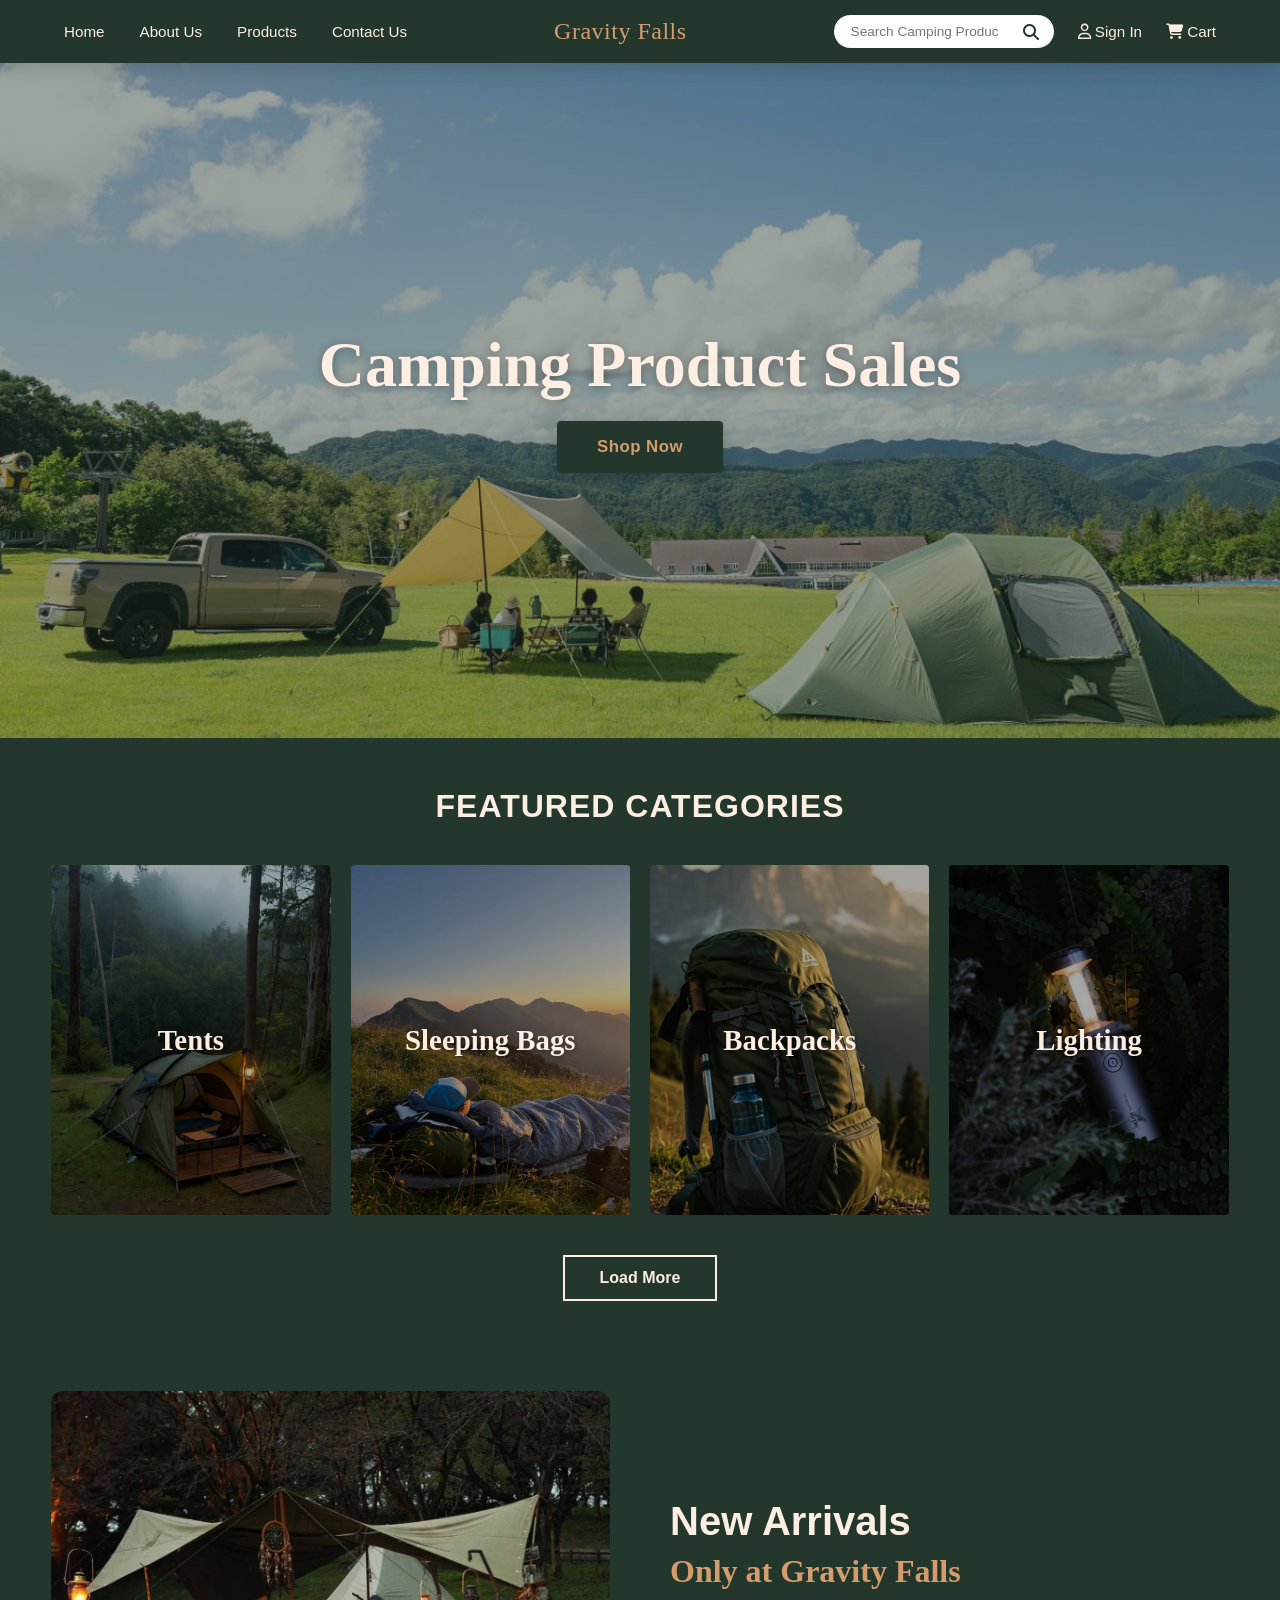
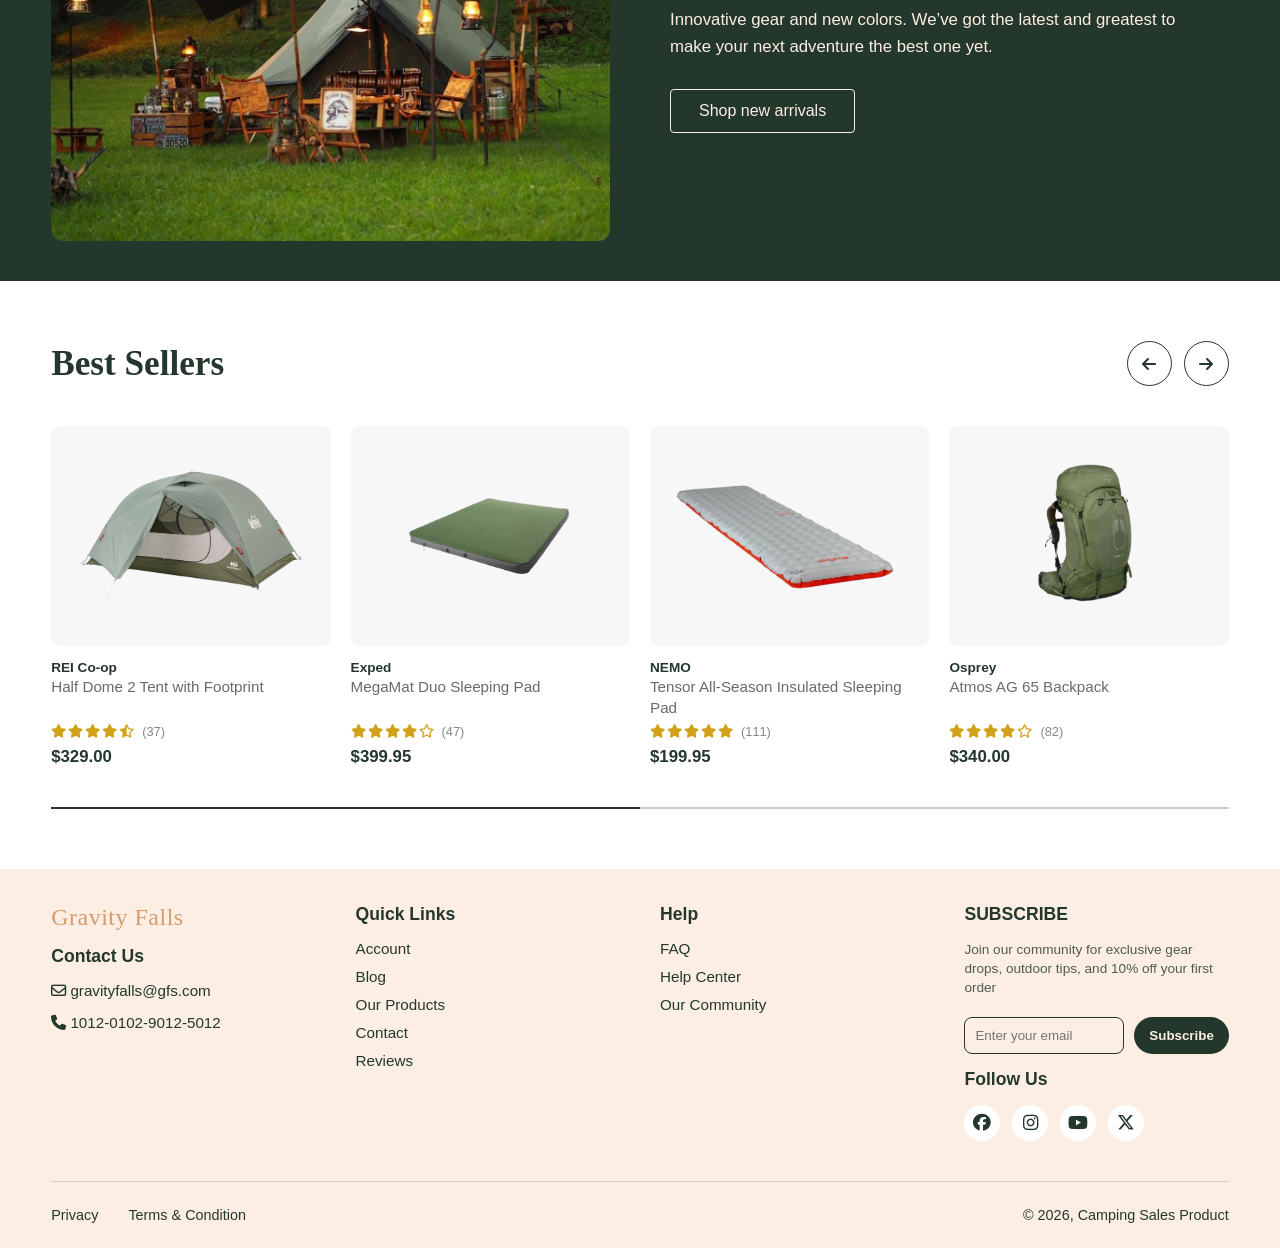
<file: index.html>
<!DOCTYPE html>
<html lang="en">

<head>
    <meta charset="UTF-8">
    <meta name="viewport" content="width=device-width, initial-scale=1.0">
    <title>Gravity Falls</title>
    <link rel="stylesheet" href="style.css">
    <link rel="stylesheet" href="https://cdnjs.cloudflare.com/ajax/libs/font-awesome/6.4.2/css/all.min.css">
</head>

<body>

    <!-- Header Section -->
    <header class="site_header">
        <nav class="navbar">

            <!-- Hidden checkbox to power the responsive pure-CSS click toggle -->
            <input type="checkbox" id="menu_toggle" class="menu_toggle_checkbox">

            <!-- Mobile Mobile Trigger Label (Three Bars) -->
            <label for="menu_toggle" class="hamburger_button">
                <span class="bar"></span>
                <span class="bar"></span>
                <span class="bar"></span>
            </label>

            <!-- Left Zone: Nav Links -->
            <div class="left_zone">
                <ul class="nav_links">
                    <li><a href="index.html">Home</a></li>
                    <li><a href="about.html">About Us</a></li>
                    <li><a href="products.html">Products</a></li>
                    <li><a href="contact.html">Contact Us</a></li>
                </ul>
            </div>

            <!-- Center Zone: Website Name-->
            <div class="center_zone">
                <a class="website_logo" href="index.html">Gravity Falls</a>
            </div>

            <!-- Right Zone: Utilities & Shopping Tools -->
            <div class="right_zone">
                <div class="search_box">
                    <input type="search" placeholder="Search Camping Products">
                    <i class="fa-solid fa-magnifying-glass search_icon"></i>
                </div>
                <a href="sign_in.html" class="utility_link signin_link">
                    <i class="fa-regular fa-user"></i> Sign In
                </a>
                <a href="cart.html" class="utility_link cart_link">
                    <i class="fa-solid fa-cart-shopping"></i> Cart
                </a>
            </div>

        </nav>
    </header>


    <!-- Hero Section -->
    <section class="hero_section">

        <img src="images/camping_scenery/Hero1.jpg" alt="A set-up camping tent under a canvas tarp on a green field next to an off-road vehicle during a bright day" class="hero_cover_img">
        <div class="hero_dark_overlay"></div>

        <div class="hero_center_container">
            <div class="hero_text_card">
                <h1>Camping Product Sales</h1>
                <a href="products.html" class="shop_button">Shop Now</a>
            </div>
        </div>

    </section>


    <!-- Featured Categories Section -->
    <section class="categories_outer">
        <div class="categories_container">

            <h2 class="section_title">FEATURED CATEGORIES</h2>

            <div class="categories_grid">

                <a href="products.html" class="category_card card_tents">
                    <img src="images/camping_products/tents/path_to_your_tents_image.jpg"
                        alt="High-quality camping tent" class="card_bg_img">
                    <div class="card_overlay">
                        <h3>Tents</h3>
                    </div>
                </a>

                <a href="products.html" class="category_card card_sleepingbags">
                    <img src="images/camping_products/sleeping_bags/path_to_your_sleepingbags_image.jpg"
                        alt="Warm winter sleeping bag" class="card_bg_img">
                    <div class="card_overlay">
                        <h3>Sleeping Bags</h3>
                    </div>
                </a>

                <a href="products.html" class="category_card card_backpacks">
                    <img src="images/camping_products/backpacks/path_to_your_backpacks_image.jpg"
                        alt="Ergonomic outdoor hiking backpack" class="card_bg_img">
                    <div class="card_overlay">
                        <h3>Backpacks</h3>
                    </div>
                </a>

                <a href="products.html" class="category_card card_lighting">
                    <img src="images/camping_products/lightings/path_to_your_lights_image.jpg"
                        alt="Waterproof camping lighting" class="card_bg_img">
                    <div class="card_overlay">
                        <h3>Lighting</h3>
                    </div>
                </a>

            </div>
            <div class="load_more_wrapper">
                <a href="products.html" class="load_more_button">Load More</a>
            </div>

        </div>
    </section>


    <!-- New Arrivals Section -->
    <section class="new_arrival_outer">
        <div class="new_arrival_container">

            <div class="new_arrival_image_zone">
                <img src="images/camping_scenery/new_arrival.jpg" alt="Camping Scenery">
            </div>

            <div class="new_arrival_content_zone">
                <span class="new_arrival_kicker">New Arrivals</span>
                <h2>Only at Gravity Falls</h2>
                <p>Innovative gear and new colors. We’ve got the latest and greatest to make your next adventure the
                    best
                    one yet.</p>
                <a href="products.html" class="new_arrival_button">Shop new arrivals</a>
            </div>

        </div>
    </section>

    <!-- Best Sellers Section -->
    <section class="bestsellers_outer">
        <div class="bestsellers_container">

            <div class="slider_header">
                <h2>Best Sellers</h2>
                <div class="slider_controls">
                    <button class="ctrl_btn prev_btn"><i class="fa-solid fa-arrow-left"></i></button>
                    <button class="ctrl_btn next_btn"><i class="fa-solid fa-arrow-right"></i></button>
                </div>
            </div>

            <div class="slider_viewport">
                <div class="slider_track">

                    <div class="product_card">

                        <a href="products.html" class="product_card_link">

                            <div class="prod_img_box">
                                <img src="images/camping_products/tents/Half_Dome_2_Tent.png" alt="Half Dome 2 Tent">
                            </div>

                            <span class="prod_brand">REI Co-op</span>
                            <h3 class="prod_title">Half Dome 2 Tent with Footprint</h3>

                            <div class="prod_rating">
                                <i class="fa-solid fa-star"></i>
                                <i class="fa-solid fa-star"></i>
                                <i class="fa-solid fa-star"></i>
                                <i class="fa-solid fa-star"></i>
                                <i class="fa-regular fa-star-half-stroke"></i>
                                <span class="rating_count">(37)</span>
                            </div>

                            <span class="prod_price">$329.00</span>

                        </a>
                    </div>

                    <div class="product_card">

                        <a href="products.html" class="product_card_link">

                            <div class="prod_img_box">
                                <img src="images/camping_products/sleeping_bags/MegaMat_Duo_SleepingPad.png"
                                    alt="MegaMat Duo Sleeping Pad">
                            </div>

                            <span class="prod_brand">Exped</span>
                            <h3 class="prod_title">MegaMat Duo Sleeping Pad</h3>

                            <div class="prod_rating">
                                <i class="fa-solid fa-star"></i>
                                <i class="fa-solid fa-star"></i>
                                <i class="fa-solid fa-star"></i>
                                <i class="fa-solid fa-star"></i>
                                <i class="fa-regular fa-star"></i>
                                <span class="rating_count">(47)</span>
                            </div>

                            <span class="prod_price">$399.95</span>

                        </a>

                    </div>

                    <div class="product_card">

                        <a href="products.html" class="product_card_link">

                            <div class="prod_img_box">
                                <img src="images/camping_products/sleeping_bags/Tensor_All-Season_Insulated_SleepingPad.png"
                                    alt="Tensor All-Season Insulated Sleeping Pad">
                            </div>
                            <span class="prod_brand">NEMO</span>
                            <h3 class="prod_title">Tensor All-Season Insulated Sleeping Pad</h3>
                            <div class="prod_rating">
                                <i class="fa-solid fa-star"></i>
                                <i class="fa-solid fa-star"></i>
                                <i class="fa-solid fa-star"></i>
                                <i class="fa-solid fa-star"></i>
                                <i class="fa-solid fa-star"></i>
                                <span class="rating_count">(111)</span>
                            </div>
                            <span class="prod_price">$199.95</span>

                        </a>

                    </div>

                    <div class="product_card">

                        <a href="products.html" class="product_card_link">

                            <div class="prod_img_box">
                                <img src="images/camping_products/backpacks/Atmos_AG_65_Backpack.png"
                                    alt="Atmos AG 65 Backpack">
                            </div>

                            <span class="prod_brand">Osprey</span>
                            <h3 class="prod_title">Atmos AG 65 Backpack</h3>

                            <div class="prod_rating">
                                <i class="fa-solid fa-star"></i>
                                <i class="fa-solid fa-star"></i>
                                <i class="fa-solid fa-star"></i>
                                <i class="fa-solid fa-star"></i>
                                <i class="fa-regular fa-star"></i>
                                <span class="rating_count">(82)</span>
                            </div>

                            <span class="prod_price">$340.00</span>

                        </a>

                    </div>

                    <div class="product_card">

                        <a href="products.html" class="product_card_link">

                            <div class="prod_img_box">
                                <img src="images/camping_products/stoves/Everest2X_Camping_Stove.png"
                                    alt="Everest 2X Camping Stove">
                            </div>

                            <span class="prod_brand">Camp Chef</span>
                            <h3 class="prod_title">Everest 2X Camping Stove</h3>

                            <div class="prod_rating">
                                <i class="fa-solid fa-star"></i>
                                <i class="fa-solid fa-star"></i>
                                <i class="fa-solid fa-star"></i>
                                <i class="fa-solid fa-star"></i>
                                <i class="fa-solid fa-star"></i>
                                <span class="rating_count">(54)</span>
                            </div>

                            <span class="prod_price">$189.95</span>

                        </a>

                    </div>

                    <div class="product_card">

                        <a href="products.html" class="product_card_link">

                            <div class="prod_img_box">
                                <img src="images/camping_products/stoves/Jetboil_Flash_Cooking_System.png" alt="Jetboil Flash Cooking System">
                            </div>

                            <span class="prod_brand">Jetboil</span>
                            <h3 class="prod_title">Flash Backpacking Cooking System</h3>

                            <div class="prod_rating">
                                <i class="fa-solid fa-star"></i>
                                <i class="fa-solid fa-star"></i>
                                <i class="fa-solid fa-star"></i>
                                <i class="fa-solid fa-star"></i>
                                <i class="fa-solid fa-star"></i>
                                <span class="rating_count">(452)</span>
                            </div>

                            <span class="prod_price">$129.95</span>
                        </a>
                    </div>

                    <div class="product_card">

                        <a href="products.html" class="product_card_link">

                            <div class="prod_img_box">
                                <img src="images/camping_products/bottles/YETI_Rambler_36oz_Bottle.png"
                                    alt="YETI Rambler 36 oz Bottle">
                            </div>

                            <span class="prod_brand">YETI</span>
                            <h3 class="prod_title">Rambler 36 oz Vacuum Insulated Bottle</h3>

                            <div class="prod_rating">
                                <i class="fa-solid fa-star"></i>
                                <i class="fa-solid fa-star"></i>
                                <i class="fa-solid fa-star"></i>
                                <i class="fa-solid fa-star"></i>
                                <i class="fa-solid fa-star"></i>
                                <span class="rating_count">(512)</span>
                            </div>

                            <span class="prod_price">$50.00</span>
                        </a>
                    </div>

                    <div class="product_card">

                        <a href="products.html" class="product_card_link">

                            <div class="prod_img_box">
                                <img src="images/camping_products/chairs/Helinox_Chair_One.png"
                                    alt="Helinox Chair One">
                            </div>

                            <span class="prod_brand">Helinox</span>
                            <h3 class="prod_title">Chair One Lightweight Camp Chair</h3>

                            <div class="prod_rating">
                                <i class="fa-solid fa-star"></i>
                                <i class="fa-solid fa-star"></i>
                                <i class="fa-solid fa-star"></i>
                                <i class="fa-solid fa-star"></i>
                                <i class="fa-regular fa-star-half-stroke"></i>
                                <span class="rating_count">(89)</span>
                            </div>

                            <span class="prod_price">$109.95</span>
                        </a>
                    </div>

                </div>
            </div>

            <div class="slider_progress_bar">
                <div class="progress_fill"></div>
            </div>

        </div>
    </section>


    <!-- Footer Section -->
    <footer class="footer_outer">
        <div class="footer_container">

            <div class="footer_main">

                <div class="footer_column contact_col">
                    <div class="website_logo">
                        Gravity Falls
                    </div>
                    <h3>Contact Us</h3>
                    <a class="contact_item" href="mailto:gravityfalls@gfs.com">
                        <i class="fa-regular fa-envelope"></i> gravityfalls@gfs.com
                    </a>
                    <a class="contact_item" href="tel:1012010290125012">
                        <i class="fa-solid fa-phone"></i> 1012-0102-9012-5012
                    </a>
                </div>

                <div class="footer_column">
                    <h3>Quick Links</h3>
                    <ul>
                        <li><a href="account.html">Account</a></li>
                        <li><a href="#">Blog</a></li>
                        <li><a href="products.html">Our Products</a></li>
                        <li><a href="contact.html">Contact</a></li>
                        <li><a href="about.html">Reviews</a></li>
                    </ul>
                </div>

                <div class="footer_column">
                    <h3>Help</h3>
                    <ul>
                        <li><a href="#">FAQ</a></li>
                        <li><a href="#">Help Center</a></li>
                        <li><a href="#">Our Community</a></li>
                    </ul>
                </div>

                <div class="footer_column subscribe_col">
                    <h3>SUBSCRIBE</h3>
                    <p class="subscribe_message">Join our community for exclusive gear drops, outdoor tips, and 10% off
                        your first order</p>
                    <div class="subscribe_form">
                        <input type="email" placeholder="Enter your email">
                        <button type="submit">Subscribe</button>
                    </div>
                    <h3>Follow Us</h3>
                    <div class="social_icons">
                        <a href="#" class="social_circle"><i class="fab fa-facebook"></i></a>
                        <a href="#" class="social_circle"><i class="fab fa-instagram"></i></a>
                        <a href="#" class="social_circle"><i class="fab fa-youtube"></i></a>
                        <a href="#" class="social_circle"><i class="fab fa-x-twitter"></i></a>
                    </div>
                </div>

            </div>
            <div class="footer_bottom">
                <div class="bottom_links">
                    <a href="#">Privacy</a>
                    <a href="#">Terms & Condition</a>
                </div>
                <p class="copyright">© 2026, Camping Sales Product</p>
            </div>

        </div>
    </footer>
    <script src="script.js"></script>
</body>

</html>
</file>
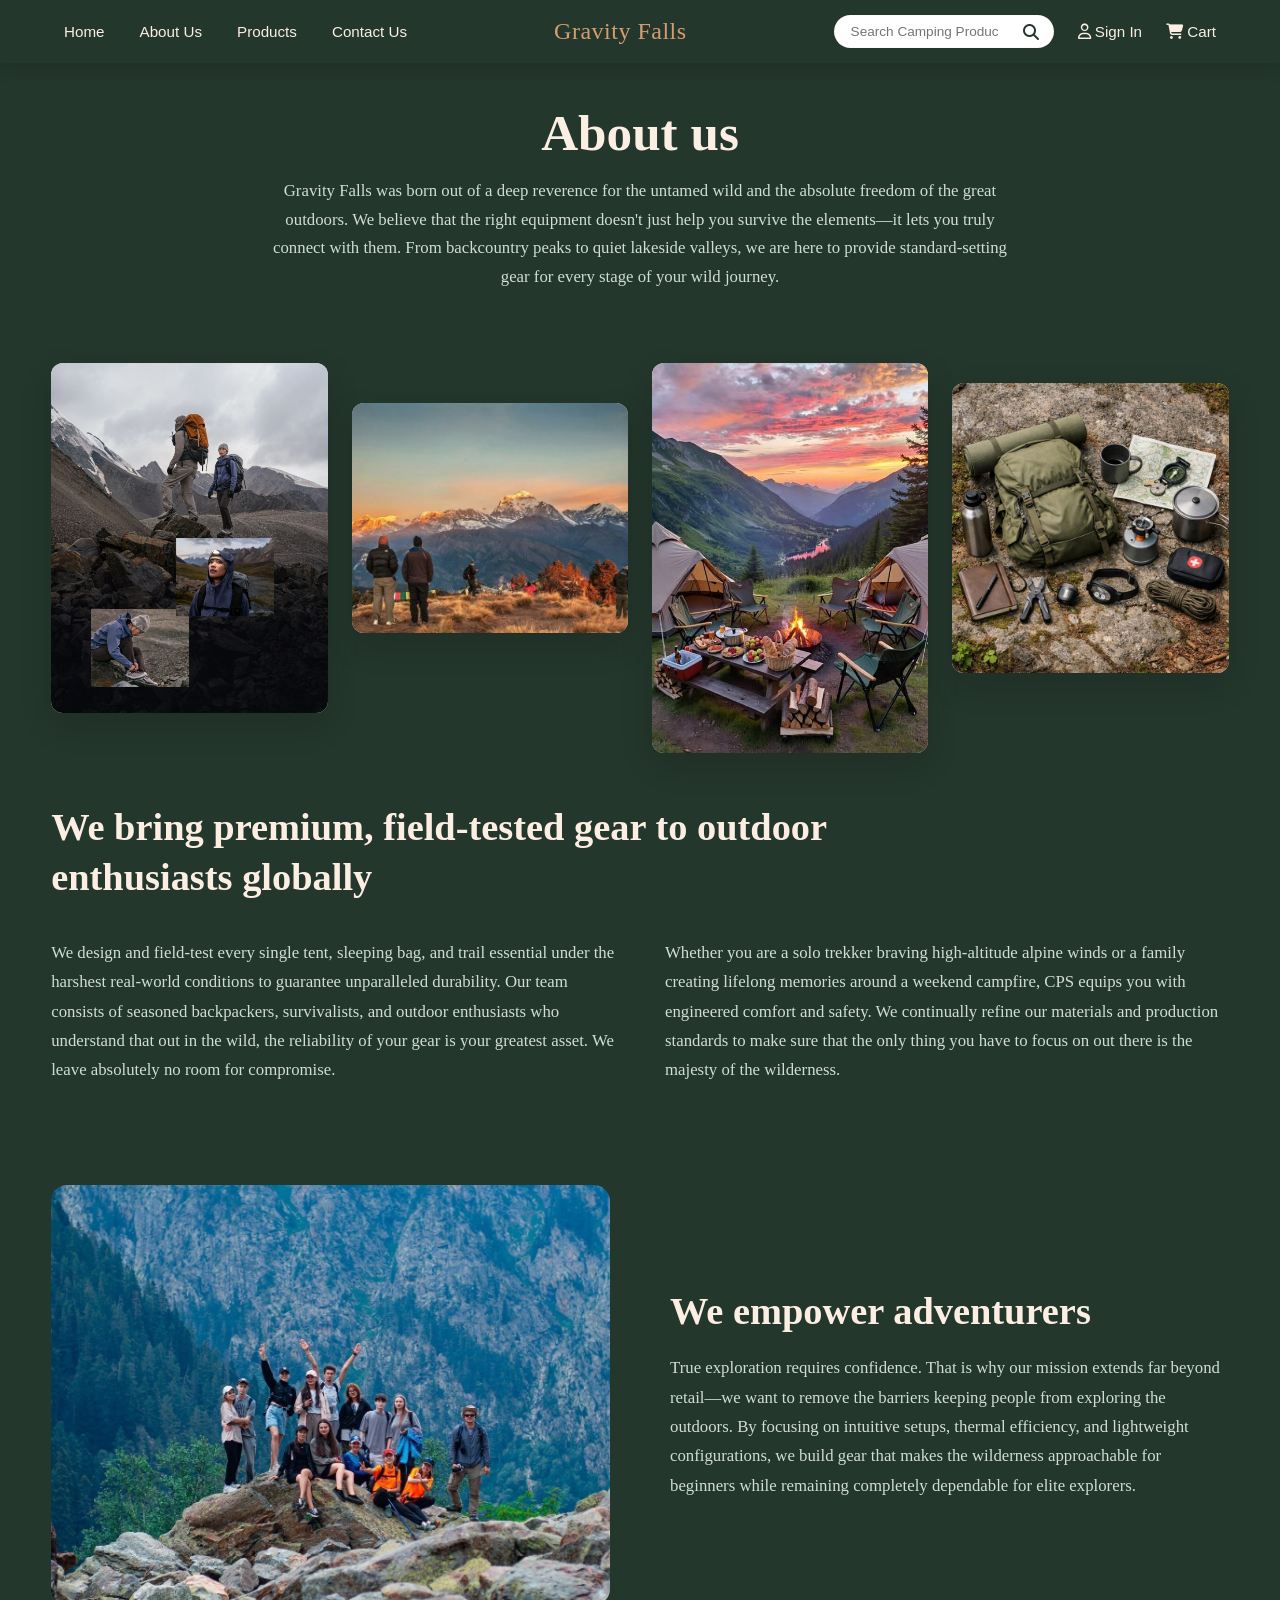
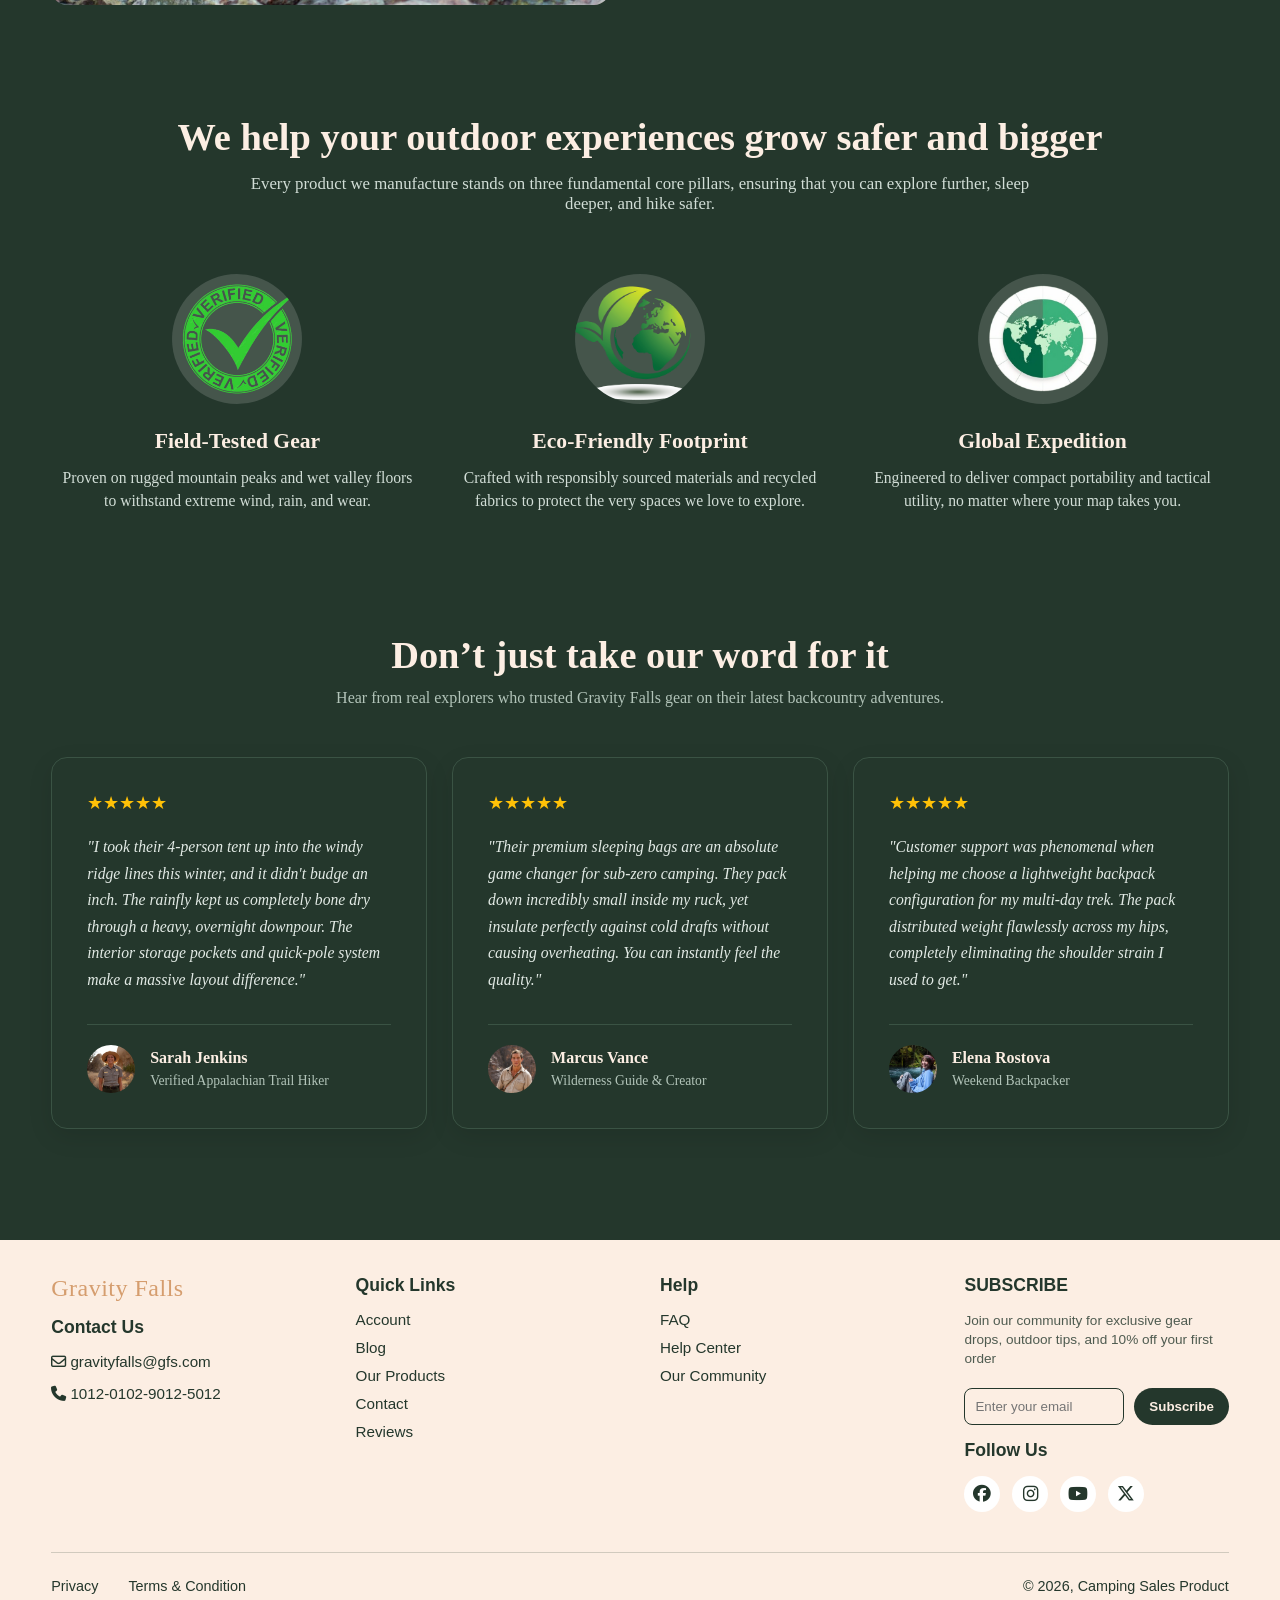
<file: about.html>
<!DOCTYPE html>
<html lang="en">

<head>
    <meta charset="UTF-8">
    <meta name="viewport" content="width=device-width, initial-scale=1.0">
    <title>About Gravity Falls</title>
    <link rel="stylesheet" href="style.css">
    <link rel="stylesheet" href="https://cdnjs.cloudflare.com/ajax/libs/font-awesome/6.4.2/css/all.min.css">
</head>

<body>

    <!-- Header Section -->
    <header class="site_header">
        <nav class="navbar">

            <!-- Hidden checkbox to power the responsive pure-CSS click toggle -->
            <input type="checkbox" id="menu_toggle" class="menu_toggle_checkbox">

            <!-- Mobile Mobile Trigger Label (Three Bars) -->
            <label for="menu_toggle" class="hamburger_button">
                <span class="bar"></span>
                <span class="bar"></span>
                <span class="bar"></span>
            </label>

            <!-- Left Zone: Nav Links -->
            <div class="left_zone">
                <ul class="nav_links">
                    <li><a href="index.html">Home</a></li>
                    <li><a href="about.html">About Us</a></li>
                    <li><a href="products.html">Products</a></li>
                    <li><a href="contact.html">Contact Us</a></li>
                </ul>
            </div>

            <!-- Center Zone: Website Name-->
            <div class="center_zone">
                <a class="website_logo" href="index.html">Gravity Falls</a>
            </div>

            <!-- Right Zone: Utilities & Shopping Tools -->
            <div class="right_zone">
                <div class="search_box">
                    <input type="search" placeholder="Search Camping Products">
                    <i class="fa-solid fa-magnifying-glass search_icon"></i>
                </div>
                <a href="sign_in.html" class="utility_link signin_link">
                    <i class="fa-regular fa-user"></i> Sign In
                </a>
                <a href="cart.html" class="utility_link cart_link">
                    <i class="fa-solid fa-cart-shopping"></i> Cart
                </a>
            </div>

        </nav>
    </header>


    <!-- About Hero Section -->

    <!-- Section 1: Hero Header Title Block (Light Box Frame inside Dark Background) -->
    <section class="about_hero_section">

        <div class="hero_text_header">
            <h1>About us</h1>
            <p class="section_intro">Gravity Falls was born out of a deep reverence for the untamed wild and the absolute freedom of the great outdoors. We believe that the right equipment doesn't just help you survive the elements—it lets you truly connect with them. From backcountry peaks to quiet lakeside valleys, we are here to provide standard-setting gear for every stage of your wild journey.</p>
        </div>

    </section>

    

    <main class="about_page_wrapper">

        <!-- Staggered Multi-Size Image Grid (Crosses over the horizontal dividing line) -->
        <div class="hero_gallery_grid">
                <div class="gallery_img_box"><img src="images/camping_scenery/hiking_shot.jpg" alt="Hiking Shot"></div>
                <div class="gallery_img_box"><img src="images/camping_scenery/mountain_expedition.jpg" alt="Backcountry mountain expedition"></div>
                <div class="gallery_img_box"><img src="images/camping_scenery/basecamp.jpg" alt="Setting up the perfect basecamp"></div>
                <div class="gallery_img_box"><img src="images/camping_scenery/outdoor_gear_setup.jpg" alt="Premium outdoor gear setup"></div>
        </div> 
        
        <!-- Section 2: Split Columns Intro -->
        <section class="about_split_intro_section">
            <h2>We bring premium, field-tested gear to outdoor enthusiasts globally</h2>
            <div class="split_text_row">
                <p>We design and field-test every single tent, sleeping bag, and trail essential under the harshest
                    real-world conditions to guarantee unparalleled durability. Our team consists of seasoned
                    backpackers, survivalists, and outdoor enthusiasts who understand that out in the wild, the
                    reliability of your gear is your greatest asset. We leave absolutely no room for compromise.</p>
                <p>Whether you are a solo trekker braving high-altitude alpine winds or a family creating lifelong
                    memories around a weekend campfire, CPS equips you with engineered comfort and safety. We
                    continually refine our materials and production standards to make sure that the only thing you have
                    to focus on out there is the majesty of the wilderness.</p>
            </div>
        </section>

        <!-- Section 3: Empower Adventurers Highlight -->
        <section class="empower_section">
            <div class="empower_container">
                <div class="empower_img_zone">
                    <img src="images/camping_scenery/about1.jpg" alt="Hikers scaling a ridge line">
                </div>
                <div class="empower_content_zone">
                    <h2>We empower adventurers</h2>
                    <p>True exploration requires confidence. That is why our mission extends far beyond retail—we want
                        to remove the barriers keeping people from exploring the outdoors. By focusing on intuitive
                        setups, thermal efficiency, and lightweight configurations, we build gear that makes the
                        wilderness approachable for beginners while remaining completely dependable for elite explorers.
                    </p>
                </div>
            </div>
        </section>

        <!-- Section 4: Three Column Badges / Features -->
        <section class="features_badge_section">
            <h2>We help your outdoor experiences grow safer and bigger</h2>
            <p class="features_sub text_center">Every product we manufacture stands on three fundamental core pillars,
                ensuring that you can explore further, sleep deeper, and hike safer.</p>

            <div class="badges_grid">
                <div class="badge_card">
                    <div class="circle_avatar_placeholder">
                        <img src="images/icons/Durable_Badge_Icon.png" alt="Durability badge icon">
                    </div>
                    <h3>Field-Tested Gear</h3>
                    <p>Proven on rugged mountain peaks and wet valley floors to withstand extreme wind, rain, and wear.
                    </p>
                </div>
                <div class="badge_card">
                    <div class="circle_avatar_placeholder">
                        <img src="images/icons/Eco-Friendly-Icon.png" alt="Eco-friendly choice icon">
                    </div>
                    <h3>Eco-Friendly Footprint</h3>
                    <p>Crafted with responsibly sourced materials and recycled fabrics to protect the very spaces we
                        love to explore.</p>
                </div>
                <div class="badge_card">
                    <div class="circle_avatar_placeholder">
                        <img src="images/icons/Global-Distribution-Icon.png" alt="Global distribution utility icon">
                    </div>
                    <h3>Global Expedition</h3>
                    <p>Engineered to deliver compact portability and tactical utility, no matter where your map takes
                        you.</p>
                </div>
            </div>
        </section>

        <!-- Section 5: Reviews Carousel Grid (Matching Color Integration) -->
        <section class="testimonials_section">
            <h2>Don’t just take our word for it</h2>
            <p class="text_center testimonial_sub">Hear from real explorers who trusted Gravity Falls gear on their
                latest backcountry adventures.</p>

            <div class="reviews_grid">
                <!-- Review Card 1 -->
                <div class="review_card">
                    <div class="stars_row">★★★★★</div>
                    <p class="review_text">"I took their 4-person tent up into the windy ridge lines this winter, and it
                        didn't budge an inch. The rainfly kept us completely bone dry through a heavy, overnight
                        downpour. The interior storage pockets and quick-pole system make a massive layout difference."
                    </p>
                    <div class="reviewer_profile">
                        <div class="profile_circle"><img src="images/icons/pfp1.jpg" alt="Sarah Jenkins portrait"></div>
                        <div class="profile_info">
                            <h3>Sarah Jenkins</h3>
                            <span>Verified Appalachian Trail Hiker</span>
                        </div>
                    </div>
                </div>
                <!-- Review Card 2 -->
                <div class="review_card">
                    <div class="stars_row">★★★★★</div>
                    <p class="review_text">"Their premium sleeping bags are an absolute game changer for sub-zero
                        camping. They pack down incredibly small inside my ruck, yet insulate perfectly against cold
                        drafts without causing overheating. You can instantly feel the quality."</p>
                    <div class="reviewer_profile">
                        <div class="profile_circle"><img src="images/icons/pfp2.jpg" alt="Marcus Vance portrait"></div>
                        <div class="profile_info">
                            <h3>Marcus Vance</h3>
                            <span>Wilderness Guide & Creator</span>
                        </div>
                    </div>
                </div>
                <!-- Review Card 3 -->
                <div class="review_card">
                    <div class="stars_row">★★★★★</div>
                    <p class="review_text">"Customer support was phenomenal when helping me choose a lightweight
                        backpack configuration for my multi-day trek. The pack distributed weight flawlessly across my
                        hips, completely eliminating the shoulder strain I used to get."</p>
                    <div class="reviewer_profile">
                        <div class="profile_circle"><img src="images/icons/pfp3.jpg" alt="Elena Rostova portrait"></div>
                        <div class="profile_info">
                            <h3>Elena Rostova</h3>
                            <span>Weekend Backpacker</span>
                        </div>
                    </div>
                </div>
            </div>
        </section>

    </main>





    <!-- Footer Section -->
    <footer class="footer_outer">
        <div class="footer_container">

            <div class="footer_main">

                <div class="footer_column contact_col">
                    <div class="website_logo">
                        Gravity Falls
                    </div>
                    <h3>Contact Us</h3>
                    <a class="contact_item" href="mailto:gravityfalls@gfs.com">
                        <i class="fa-regular fa-envelope"></i> gravityfalls@gfs.com
                    </a>
                    <a class="contact_item" href="tel:1012010290125012">
                        <i class="fa-solid fa-phone"></i> 1012-0102-9012-5012
                    </a>
                </div>

                <div class="footer_column">
                    <h3>Quick Links</h3>
                    <ul>
                        <li><a href="account.html">Account</a></li>
                        <li><a href="blog.html">Blog</a></li>
                        <li><a href="products.html">Our Products</a></li>
                        <li><a href="contact.html">Contact</a></li>
                        <li><a href="about.html">Reviews</a></li>
                    </ul>
                </div>

                <div class="footer_column">
                    <h3>Help</h3>
                    <ul>
                        <li><a href="#">FAQ</a></li>
                        <li><a href="#">Help Center</a></li>
                        <li><a href="#">Our Community</a></li>
                    </ul>
                </div>

                <div class="footer_column subscribe_col">
                    <h3>SUBSCRIBE</h3>
                    <p class="subscribe_message">Join our community for exclusive gear drops, outdoor tips, and 10% off
                        your first order</p>
                    <div class="subscribe_form">
                        <input type="email" placeholder="Enter your email">
                        <button type="submit">Subscribe</button>
                    </div>
                    <h3>Follow Us</h3>
                    <div class="social_icons">
                        <a href="#" class="social_circle"><i class="fab fa-facebook"></i></a>
                        <a href="#" class="social_circle"><i class="fab fa-instagram"></i></a>
                        <a href="#" class="social_circle"><i class="fab fa-youtube"></i></a>
                        <a href="#" class="social_circle"><i class="fab fa-x-twitter"></i></a>
                    </div>
                </div>

            </div>
            <div class="footer_bottom">
                <div class="bottom_links">
                    <a href="#">Privacy</a>
                    <a href="#">Terms & Condition</a>
                </div>
                <p class="copyright">© 2026, Camping Sales Product</p>
            </div>

        </div>
    </footer>

</body>

</html>
</file>
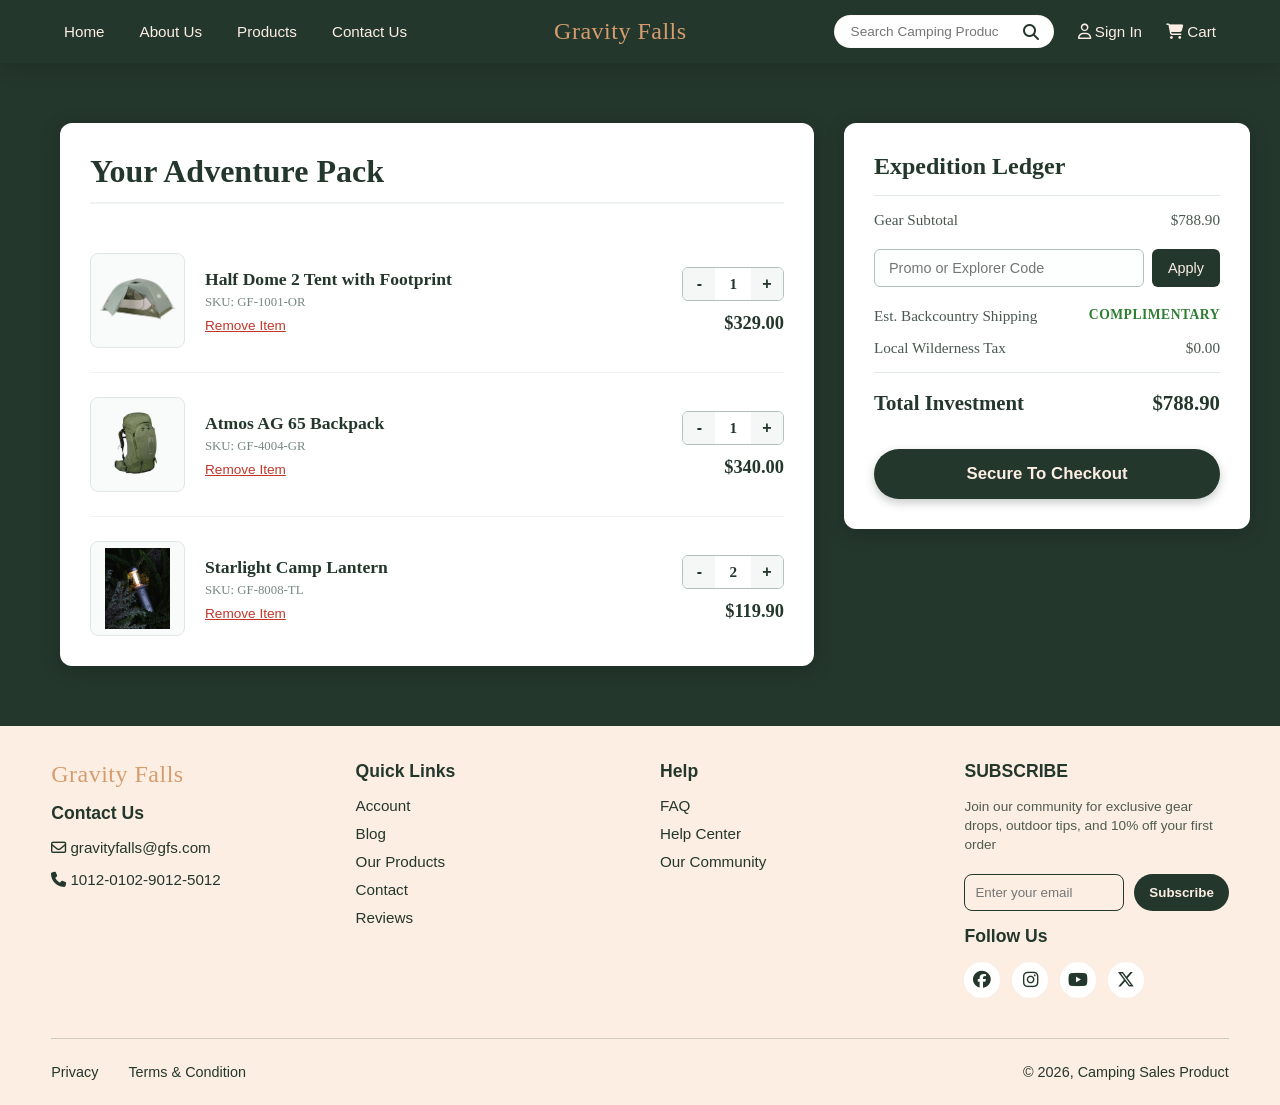
<file: cart.html>
<!DOCTYPE html>
<html lang="en">

<head>
    <meta charset="UTF-8">
    <meta name="viewport" content="width=device-width, initial-scale=1.0">
    <title>Shopping Cart</title>
    <link rel="stylesheet" href="style.css">
    <link rel="stylesheet" href="https://cdnjs.cloudflare.com/ajax/libs/font-awesome/6.4.2/css/all.min.css">
</head>

<body>

    <!-- Header Section -->
    <header class="site_header">
        <nav class="navbar">

            <!-- Hidden checkbox to power the responsive pure-CSS click toggle -->
            <input type="checkbox" id="menu_toggle" class="menu_toggle_checkbox">

            <!-- Mobile Mobile Trigger Label (Three Bars) -->
            <label for="menu_toggle" class="hamburger_button">
                <span class="bar"></span>
                <span class="bar"></span>
                <span class="bar"></span>
            </label>

            <!-- Left Zone: Nav Links -->
            <div class="left_zone">
                <ul class="nav_links">
                    <li><a href="index.html">Home</a></li>
                    <li><a href="about.html">About Us</a></li>
                    <li><a href="products.html">Products</a></li>
                    <li><a href="contact.html">Contact Us</a></li>
                </ul>
            </div>

            <!-- Center Zone: Website Name-->
            <div class="center_zone">
                <a class="website_logo" href="index.html">Gravity Falls</a>
            </div>

            <!-- Right Zone: Utilities & Shopping Tools -->
            <div class="right_zone">
                <div class="search_box">
                    <input type="search" placeholder="Search Camping Products">
                    <i class="fa-solid fa-magnifying-glass search_icon"></i>
                </div>
                <a href="sign_in.html" class="utility_link signin_link">
                    <i class="fa-regular fa-user"></i> Sign In
                </a>
                <a href="cart.html" class="utility_link cart_link">
                    <i class="fa-solid fa-cart-shopping"></i> Cart
                </a>
            </div>

        </nav>
    </header>

    <!-- CART SESSION -->
    <main class="cart_page_main">
        <div class="cart_split_layout">

            <div class="cart_items_panel">
                <h1>Your Adventure Pack</h1>

                <div class="cart_list_container">
                    <div class="cart_item_row">
                        <div class="cart_row_img">
                            <img src="images/camping_products/tents/Half_Dome_2_Tent.png" alt="Half Dome 2 Tent">
                        </div>
                        <div class="cart_row_info">
                            <h2>Half Dome 2 Tent with Footprint</h2>
                            <span class="sku_text">SKU: GF-1001-OR</span>
                            <button type="button" class="remove_item_btn">Remove Item</button>
                        </div>
                        <div class="cart_row_actions">
                            <div class="quantity_stepper">
                                <button type="button">-</button>
                                <span>1</span>
                                <button type="button">+</button>
                            </div>
                            <span class="cart_row_price">$329.00</span>
                        </div>
                    </div>

                    <div class="cart_item_row">
                        <div class="cart_row_img">
                            <img src="images/camping_products/backpacks/Atmos_AG_65_Backpack.png" alt="Atmos AG 65 Backpack">
                        </div>
                        <div class="cart_row_info">
                            <h2>Atmos AG 65 Backpack</h2>
                            <span class="sku_text">SKU: GF-4004-GR</span>
                            <button type="button" class="remove_item_btn">Remove Item</button>
                        </div>
                        <div class="cart_row_actions">
                            <div class="quantity_stepper">
                                <button type="button">-</button>
                                <span>1</span>
                                <button type="button">+</button>
                            </div>
                            <span class="cart_row_price">$340.00</span>
                        </div>
                    </div>

                    <div class="cart_item_row">
                        <div class="cart_row_img">
                            <img src="images/camping_products/lightings/path_to_your_lights_image.jpg" alt="Starlight Camp Lantern">
                        </div>
                        <div class="cart_row_info">
                            <h2>Starlight Camp Lantern</h2>
                            <span class="sku_text">SKU: GF-8008-TL</span>
                            <button type="button" class="remove_item_btn">Remove Item</button>
                        </div>
                        <div class="cart_row_actions">
                            <div class="quantity_stepper">
                                <button type="button">-</button>
                                <span>2</span>
                                <button type="button">+</button>
                            </div>
                            <span class="cart_row_price">$119.90</span>
                        </div>
                    </div>
                </div>
            </div>

            <div class="cart_summary_sidebar">
                <div class="summary_card_sticky">
                    <h3>Expedition Ledger</h3>
                    <hr class="summary_hr">

                    <div class="summary_row">
                        <span>Gear Subtotal</span>
                        <span>$788.90</span>
                    </div>

                    <div class="coupon_input_box">
                        <input type="text" placeholder="Promo or Explorer Code">
                        <button type="button">Apply</button>
                    </div>

                    <div class="summary_row">
                        <span>Est. Backcountry Shipping</span>
                        <span class="free_badge">Complimentary</span>
                    </div>
                    <div class="summary_row">
                        <span>Local Wilderness Tax</span>
                        <span>$0.00</span>
                    </div>

                    <hr class="summary_hr">
                    <div class="summary_row total_row">
                        <strong>Total Investment</strong>
                        <strong>$788.90</strong>
                    </div>

                    <button class="checkout_btn" type="button">Secure To Checkout</button>
                </div>
            </div>

        </div>
    </main>

    <!-- Footer Section -->
    <footer class="footer_outer">
        <div class="footer_container">

            <div class="footer_main">

                <div class="footer_column contact_col">
                    <div class="website_logo">
                        Gravity Falls
                    </div>
                    <h3>Contact Us</h3>
                    <a class="contact_item" href="mailto:gravityfalls@gfs.com">
                        <i class="fa-regular fa-envelope"></i> gravityfalls@gfs.com
                    </a>
                    <a class="contact_item" href="tel:1012010290125012">
                        <i class="fa-solid fa-phone"></i> 1012-0102-9012-5012
                    </a>
                </div>

                <div class="footer_column">
                    <h3>Quick Links</h3>
                    <ul>
                        <li><a href="account.html">Account</a></li>
                        <li><a href="#">Blog</a></li>
                        <li><a href="products.html">Our Products</a></li>
                        <li><a href="contact.html">Contact</a></li>
                        <li><a href="about.html">Reviews</a></li>
                    </ul>
                </div>

                <div class="footer_column">
                    <h3>Help</h3>
                    <ul>
                        <li><a href="#">FAQ</a></li>
                        <li><a href="#">Help Center</a></li>
                        <li><a href="#">Our Community</a></li>
                    </ul>
                </div>

                <div class="footer_column subscribe_col">
                    <h3>SUBSCRIBE</h3>
                    <p class="subscribe_message">Join our community for exclusive gear drops, outdoor tips, and 10% off
                        your first order</p>
                    <div class="subscribe_form">
                        <input type="email" placeholder="Enter your email">
                        <button type="submit">Subscribe</button>
                    </div>
                    <h3>Follow Us</h3>
                    <div class="social_icons">
                        <a href="#" class="social_circle"><i class="fab fa-facebook"></i></a>
                        <a href="#" class="social_circle"><i class="fab fa-instagram"></i></a>
                        <a href="#" class="social_circle"><i class="fab fa-youtube"></i></a>
                        <a href="#" class="social_circle"><i class="fab fa-x-twitter"></i></a>
                    </div>
                </div>

            </div>
            <div class="footer_bottom">
                <div class="bottom_links">
                    <a href="#">Privacy</a>
                    <a href="#">Terms & Condition</a>
                </div>
                <p class="copyright">© 2026, Camping Sales Product</p>
            </div>

        </div>
    </footer>

</body>

</html>
</file>
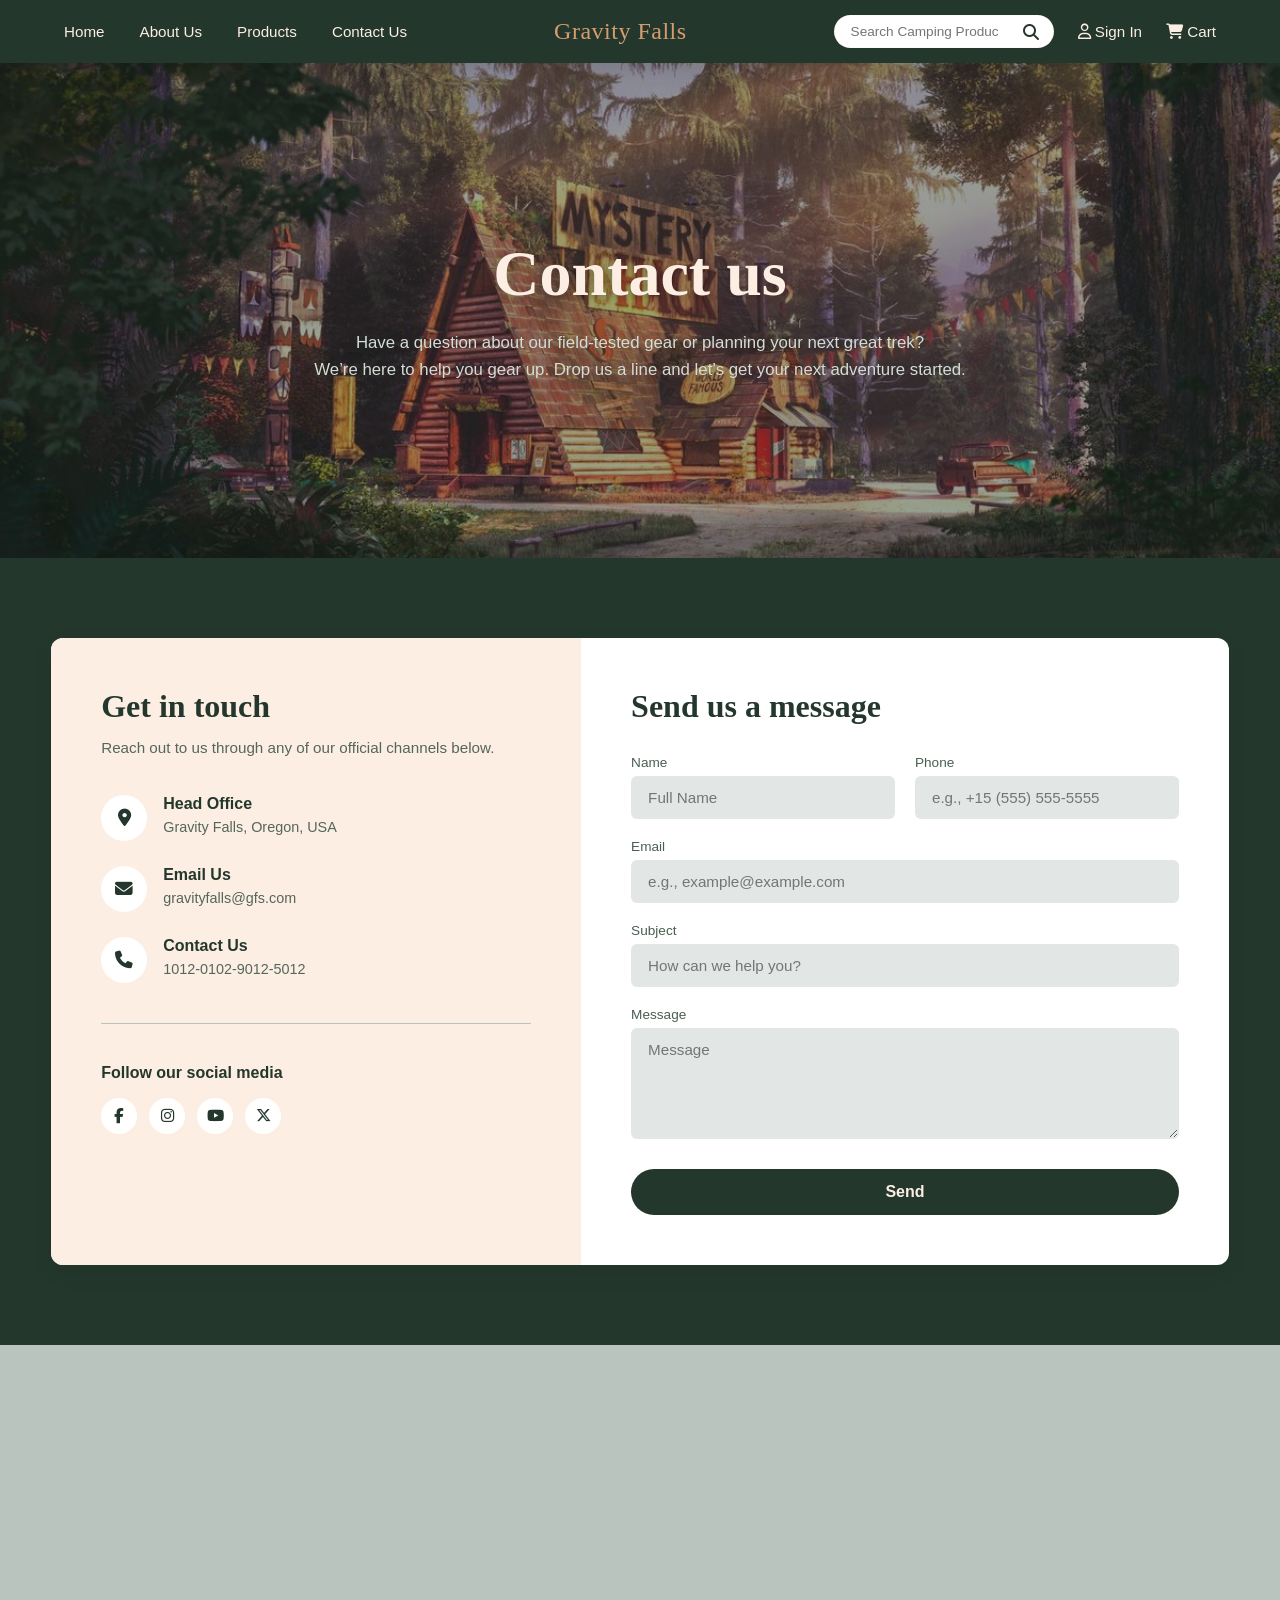
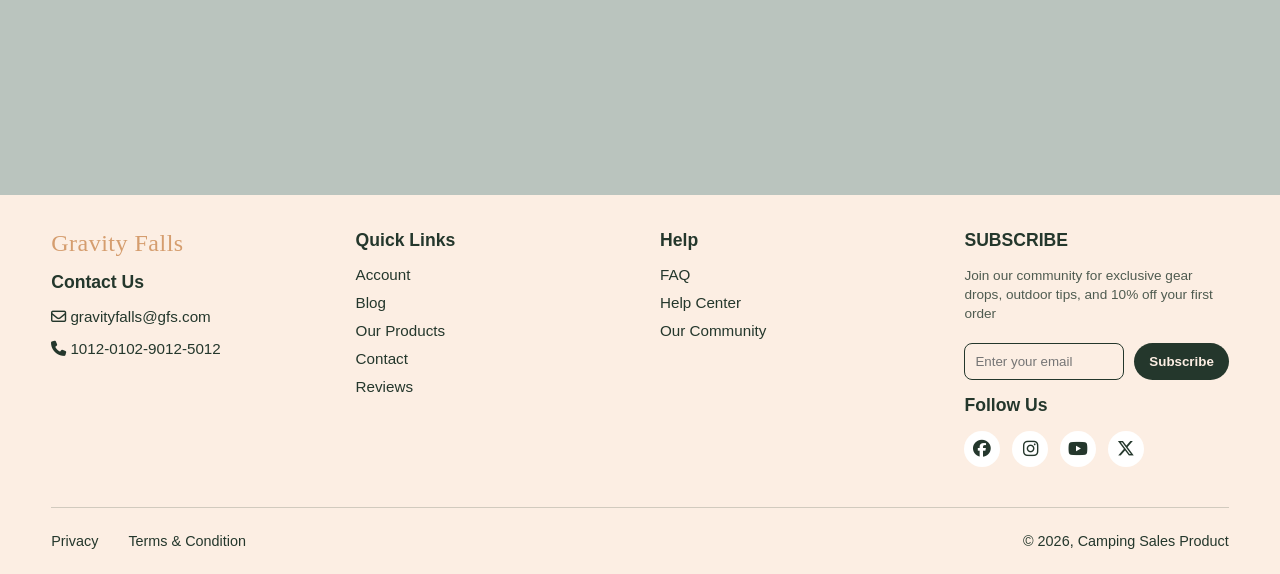
<file: contact.html>
<!DOCTYPE html>
<html lang="en">

<head>
    <meta charset="UTF-8">
    <meta name="viewport" content="width=device-width, initial-scale=1.0">
    <title>Gravity Falls Contact</title>
    <link rel="stylesheet" href="style.css">
    <link rel="stylesheet" href="https://cdnjs.cloudflare.com/ajax/libs/font-awesome/6.4.2/css/all.min.css">
</head>

<body>

    <!-- Header Section -->
    <header class="site_header">
        <nav class="navbar">

            <!-- Hidden checkbox to power the responsive pure-CSS click toggle -->
            <input type="checkbox" id="menu_toggle" class="menu_toggle_checkbox">

            <!-- Mobile Mobile Trigger Label (Three Bars) -->
            <label for="menu_toggle" class="hamburger_button">
                <span class="bar"></span>
                <span class="bar"></span>
                <span class="bar"></span>
            </label>

            <!-- Left Zone: Nav Links -->
            <div class="left_zone">
                <ul class="nav_links">
                    <li><a href="index.html">Home</a></li>
                    <li><a href="about.html">About Us</a></li>
                    <li><a href="products.html">Products</a></li>
                    <li><a href="contact.html">Contact Us</a></li>
                </ul>
            </div>

            <!-- Center Zone: Website Name-->
            <div class="center_zone">
                <a class="website_logo" href="index.html">Gravity Falls</a>
            </div>

            <!-- Right Zone: Utilities & Shopping Tools -->
            <div class="right_zone">
                <div class="search_box">
                    <input type="search" placeholder="Search Camping Products">
                    <i class="fa-solid fa-magnifying-glass search_icon"></i>
                </div>
                <a href="sign_in.html" class="utility_link signin_link">
                    <i class="fa-regular fa-user"></i> Sign In
                </a>
                <a href="cart.html" class="utility_link cart_link">
                    <i class="fa-solid fa-cart-shopping"></i> Cart
                </a>
            </div>

        </nav>
    </header>

    <!-- Hero Section -->
    <section class="contact_hero">

        <img src="images/camping_scenery/Hero2.jpg" alt="Gravity Falls Basecamp Expedition" class="contact_hero_img">

        <div class="hero_dark_overlay"></div>

        <div class="hero_container">
            <div class="hero_content">
                <h1>Contact us</h1>
                <p>Have a question about our field-tested gear or planning your next great trek? <br>We’re here to help
                    you gear up. Drop us a line and let’s get your next adventure started.</p>
            </div>
        </div>

    </section>

    <!-- Main Contact Container Block -->
    <section class="contact_wrapper">
        <div class="contact_grid_box">

            <!-- LEFT PANEL: Get In Touch & Details -->
            <div class="info_panel">
                <h2>Get in touch</h2>
                <p class="panel_subtext">Reach out to us through any of our official channels below.</p>

                <div class="contact_info_list">
                    <!-- Head Office -->
                    <div class="info_item">
                        <div class="icon_circle"><i class="fa-solid fa-location-dot"></i></div>
                        <div class="info_text">
                            <h3>Head Office</h3>
                            <p>Gravity Falls, Oregon, USA</p>
                        </div>
                    </div>

                    <!-- Email Us -->
                    <div class="info_item">
                        <div class="icon_circle"><i class="fa-solid fa-envelope"></i></div>
                        <div class="info_text">
                            <h3>Email Us</h3>
                            <p>gravityfalls@gfs.com</p>
                        </div>
                    </div>

                    <!-- Contact Us -->
                    <div class="info_item">
                        <div class="icon_circle"><i class="fa-solid fa-phone"></i></div>
                        <div class="info_text">
                            <h3>Contact Us</h3>
                            <p>1012-0102-9012-5012</p>
                        </div>
                    </div>
                </div>

                <hr class="panel_divider">

                <!-- Social Media -->
                <div class="socials_zone">
                    <h3>Follow our social media</h3>
                    <div class="social_icons">
                        <a href="#"><i class="fa-brands fa-facebook-f"></i></a>
                        <a href="#"><i class="fa-brands fa-instagram"></i></a>
                        <a href="#"><i class="fa-brands fa-youtube"></i></a>
                        <a href="#"><i class="fab fa-x-twitter"></i></a>
                    </div>
                </div>
            </div>

            <!-- RIGHT PANEL: Send Us A Message Form -->
            <div class="form_panel">
                <h2>Send us a message</h2>
                <form action="#" class="contact_form">

                    <div class="form_row_double">
                        <div class="form_group">
                            <label for="name">Name</label>
                            <input type="text" id="name" placeholder="Full Name" required>
                        </div>
                        <div class="form_group">
                            <label for="phone">Phone</label>
                            <input type="tel" id="phone" placeholder="e.g., +15 (555) 555-5555">
                        </div>
                    </div>

                    <div class="form_group">
                        <label for="email">Email</label>
                        <input type="email" id="email" placeholder="e.g., example@example.com" required>
                    </div>

                    <div class="form_group">
                        <label for="subject">Subject</label>
                        <input type="text" id="subject" placeholder="How can we help you?">
                    </div>

                    <div class="form_group">
                        <label for="message">Message</label>
                        <textarea id="message" rows="5" placeholder="Message" required></textarea>
                    </div>

                    <button type="submit" class="submit_btn">Send</button>
                </form>
            </div>

        </div>
    </section>



    <!-- Google Map Section -->
    <div class="map_section">
        <iframe src="https://www.google.com/maps/embed?pb=!1m18!1m12!1m3!1d11820748.992453685!2d-131.16555861668706!3d43.670528636986916!2m3!1f0!2f0!3f0!3m2!1i1024!2i768!4f13.1!3m3!1m2!1s0x54936e7c9b9f6a55%3A0x7d4c65db7a0bb876!2sOregon%2C%20USA!5e0!3m2!1sen!2smm!4v1780485650117!5m2!1sen!2smm" 
        height="450" 
        style="border:0; width: 100%;" 
        allowfullscreen="" 
        loading="lazy" 
        referrerpolicy="no-referrer-when-downgrade"></iframe>
    </div>

    <!-- Footer Section -->
    <footer class="footer_outer">
        <div class="footer_container">

            <div class="footer_main">

                <div class="footer_column contact_col">
                    <div class="website_logo">
                        Gravity Falls
                    </div>
                    <h3>Contact Us</h3>
                    <a class="contact_item" href="mailto:gravityfalls@gfs.com">
                        <i class="fa-regular fa-envelope"></i> gravityfalls@gfs.com
                    </a>
                    <a class="contact_item" href="tel:1012010290125012">
                        <i class="fa-solid fa-phone"></i> 1012-0102-9012-5012
                    </a>
                </div>

                <div class="footer_column">
                    <h3>Quick Links</h3>
                    <ul>
                        <li><a href="account.html">Account</a></li>
                        <li><a href="#">Blog</a></li>
                        <li><a href="products.html">Our Products</a></li>
                        <li><a href="contact.html">Contact</a></li>
                        <li><a href="about.html">Reviews</a></li>
                    </ul>
                </div>

                <div class="footer_column">
                    <h3>Help</h3>
                    <ul>
                        <li><a href="#">FAQ</a></li>
                        <li><a href="#">Help Center</a></li>
                        <li><a href="#">Our Community</a></li>
                    </ul>
                </div>

                <div class="footer_column subscribe_col">
                    <h3>SUBSCRIBE</h3>
                    <p class="subscribe_message">Join our community for exclusive gear drops, outdoor tips, and 10% off
                        your first order</p>
                    <div class="subscribe_form">
                        <input type="email" placeholder="Enter your email">
                        <button type="submit">Subscribe</button>
                    </div>
                    <h3>Follow Us</h3>
                    <div class="social_icons">
                        <a href="#" class="social_circle"><i class="fab fa-facebook"></i></a>
                        <a href="#" class="social_circle"><i class="fab fa-instagram"></i></a>
                        <a href="#" class="social_circle"><i class="fab fa-youtube"></i></a>
                        <a href="#" class="social_circle"><i class="fab fa-x-twitter"></i></a>
                    </div>
                </div>

            </div>
            <div class="footer_bottom">
                <div class="bottom_links">
                    <a href="#">Privacy</a>
                    <a href="#">Terms & Condition</a>
                </div>
                <p class="copyright">© 2026, Camping Sales Product</p>
            </div>

        </div>
    </footer>

</body>

</html>
</file>
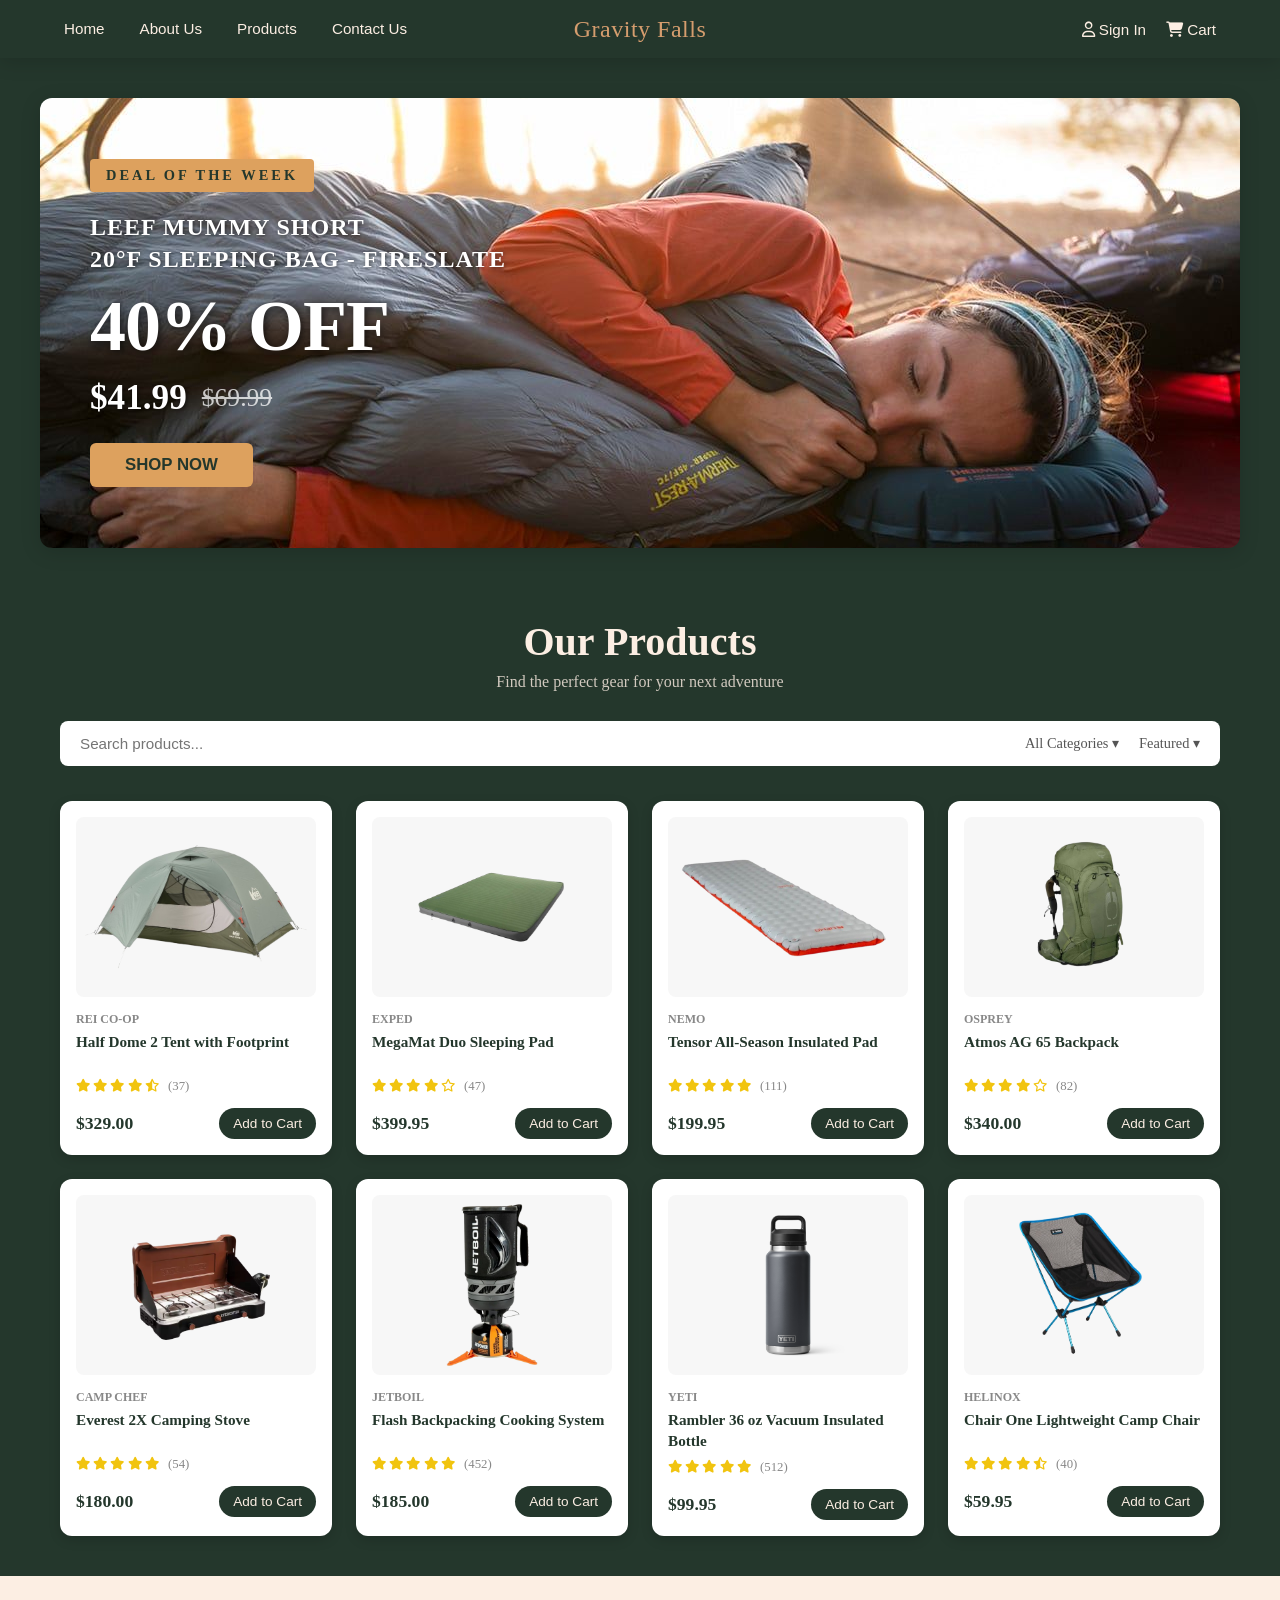
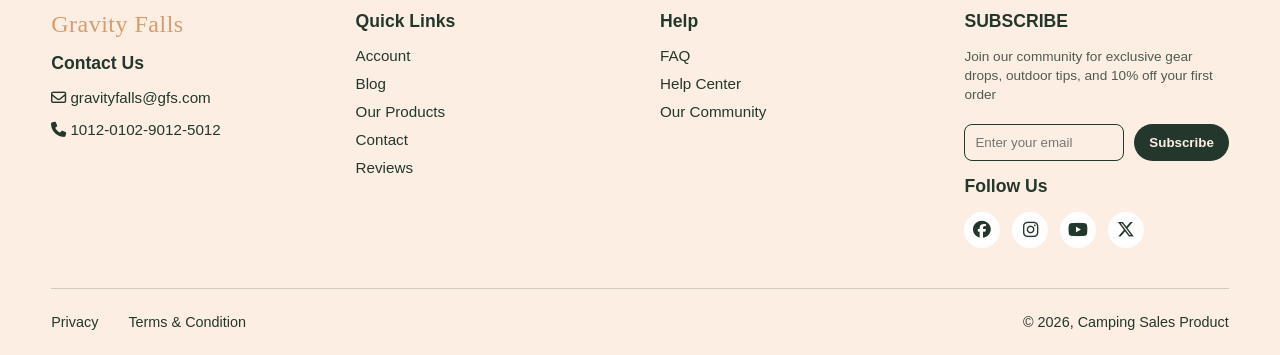
<file: products.html>
<!DOCTYPE html>
<html lang="en">

<head>
    <meta charset="UTF-8">
    <meta name="viewport" content="width=device-width, initial-scale=1.0">
    <title>All Products</title>
    <link rel="stylesheet" href="style.css">
    <link rel="stylesheet" href="https://cdnjs.cloudflare.com/ajax/libs/font-awesome/6.4.2/css/all.min.css">
</head>

<body>

    <!-- Header Section -->
    <header class="site_header">
        <nav class="navbar auth-header-style">

            <!-- Hidden checkbox to power the responsive pure-CSS click toggle -->
            <input type="checkbox" id="menu_toggle" class="menu_toggle_checkbox">

            <!-- Mobile Mobile Trigger Label (Three Bars) -->
            <label for="menu_toggle" class="hamburger_button">
                <span class="bar"></span>
                <span class="bar"></span>
                <span class="bar"></span>
            </label>

            <!-- Left Zone: Nav Links -->
            <div class="left_zone">
                <ul class="nav_links">
                    <li><a href="index.html">Home</a></li>
                    <li><a href="about.html">About Us</a></li>
                    <li><a href="products.html">Products</a></li>
                    <li><a href="contact.html">Contact Us</a></li>
                </ul>
            </div>

            <!-- Center Zone: Website Name-->
            <div class="center_zone">
                <a class="website_logo" href="index.html">Gravity Falls</a>
            </div>

            <!-- Right Zone: Utilities & Shopping Tools -->
            <div class="right_zone">
                <a href="sign_in.html" class="utility_link signin_link">
                    <i class="fa-regular fa-user"></i> Sign In
                </a>
                <a href="cart.html" class="utility_link cart_link">
                    <i class="fa-solid fa-cart-shopping"></i> Cart
                </a>
            </div>

        </nav>
    </header>

    <!-- PROMO HERO BANNER SECTION -->
    <section class="products_hero_banner">
        <div class="hero_banner_overlay">
            <!-- Badge Title -->
            <span class="promo_badge_tag">Deal of the Week</span>

            <!-- Product Label -->
            <h3 class="promo_product_title">Leef Mummy Short<br>20°F Sleeping Bag - Fireslate</h3>

            <!-- Large Discount Callout -->
            <h2 class="promo_percentage_claim">40% OFF</h2>

            <!-- Pricing Row Grid -->
            <div class="promo_pricing_row">
                <span class="promo_current_price">$41.99</span>
                <span class="promo_original_price">$69.99</span>
            </div>

            <!-- Interactive Shop Button -->
            <a href="#" class="promo_shop_btn">Shop Now</a>
        </div>
    </section>


    <!-- Main Products View Layer Component -->
    <main class="products_page_main">

        <!-- Hero Header Zone -->
        <div class="products_hero_zone">
            <h1>Our Products</h1>
            <p>Find the perfect gear for your next adventure</p>
        </div>

        <!-- Filter Bar Component Row -->
        <div class="catalog_filter_bar">
            <div class="search_input_wrapper">
                <input type="text" id="productSearchInput" placeholder="Search products...">
            </div>
            <div class="filter_dropdowns_group">
                <div>All Categories ▾</div>
                <div>Featured ▾</div>
            </div>
        </div>

        <!-- Hardcoded 4-Column Card Grid Container Layout -->
        <section class="products_catalog_container">
            <div class="products_4col_grid">

                <!-- Card 1 -->
                <div class="catalog_product_card">
                    <div class="catalog_img_frame"><img src="images/camping_products/tents/Half_Dome_2_Tent.png"
                            alt="Half Dome 2 Tent"></div>
                    <div class="catalog_details">
                        <span class="catalog_brand">REI Co-op</span>
                        <h2 class="catalog_title">Half Dome 2 Tent with Footprint</h2>
                        <div class="catalog_stars">
                            <i class="fa-solid fa-star"></i>
                            <i class="fa-solid fa-star"></i>
                            <i class="fa-solid fa-star"></i>
                            <i class="fa-solid fa-star"></i>
                            <i class="fa-regular fa-star-half-stroke"></i> <span class="rating_count">(37)</span>
                        </div>
                        <div class="catalog_footer_row">
                            <span class="catalog_price">$329.00</span>
                            <button class="catalog_add_btn"
                                onclick="CartEngine.addToCart(1, 'Half Dome 2 Tent with Footprint', 329.00, 'images/camping_products/tents/Half_Dome_2_Tent.png')">Add
                                to Cart</button>
                        </div>
                    </div>
                </div>

                <!-- Card 2 -->
                <div class="catalog_product_card">
                    <div class="catalog_img_frame"><img
                            src="images/camping_products/sleeping_bags/MegaMat_Duo_SleepingPad.png"
                            alt="MegaMat Duo Sleeping Pad"></div>
                    <div class="catalog_details">
                        <span class="catalog_brand">Exped</span>
                        <h2 class="catalog_title">MegaMat Duo Sleeping Pad</h2>
                        <div class="catalog_stars">
                            <i class="fa-solid fa-star"></i>
                            <i class="fa-solid fa-star"></i>
                            <i class="fa-solid fa-star"></i>
                            <i class="fa-solid fa-star"></i>
                            <i class="fa-regular fa-star"></i>
                            <span class="rating_count">(47)</span>
                        </div>
                        <div class="catalog_footer_row">
                            <span class="catalog_price">$399.95</span>
                            <button class="catalog_add_btn"
                                onclick="CartEngine.addToCart(2, 'MegaMat Duo Sleeping Pad', 399.95, 'images/camping_products/sleeping_bags/MegaMat_Duo_SleepingPad.png')">Add
                                to Cart</button>
                        </div>
                    </div>
                </div>

                <!-- Card 3 -->
                <div class="catalog_product_card">
                    <div class="catalog_img_frame"><img
                            src="images/camping_products/sleeping_bags/Tensor_All-Season_Insulated_SleepingPad.png"
                            alt="Tensor All-Season Insulated Pad"></div>
                    <div class="catalog_details">
                        <span class="catalog_brand">NEMO</span>
                        <h2 class="catalog_title">Tensor All-Season Insulated Pad</h2>
                        <div class="catalog_stars">
                            <i class="fa-solid fa-star"></i>
                            <i class="fa-solid fa-star"></i>
                            <i class="fa-solid fa-star"></i>
                            <i class="fa-solid fa-star"></i>
                            <i class="fa-solid fa-star"></i>
                            <span class="rating_count">(111)</span>
                        </div>
                        <div class="catalog_footer_row">
                            <span class="catalog_price">$199.95</span>
                            <button class="catalog_add_btn"
                                onclick="CartEngine.addToCart(3, 'Tensor All-Season Insulated Pad', 199.95, 'images/camping_products/sleeping_bags/Tensor_All-Season_Insulated_SleepingPad.png')">Add
                                to Cart</button>
                        </div>
                    </div>
                </div>

                <!-- Card 4 -->
                <div class="catalog_product_card">
                    <div class="catalog_img_frame"><img src="images/camping_products/backpacks/Atmos_AG_65_Backpack.png"
                            alt="Atmos AG 65 Backpack"></div>
                    <div class="catalog_details">
                        <span class="catalog_brand">Osprey</span>
                        <h2 class="catalog_title">Atmos AG 65 Backpack</h2>
                        <div class="catalog_stars">
                            <i class="fa-solid fa-star"></i>
                            <i class="fa-solid fa-star"></i>
                            <i class="fa-solid fa-star"></i>
                            <i class="fa-solid fa-star"></i>
                            <i class="fa-regular fa-star"></i>
                            <span class="rating_count">(82)</span>
                        </div>
                        <div class="catalog_footer_row">
                            <span class="catalog_price">$340.00</span>
                            <button class="catalog_add_btn"
                                onclick="CartEngine.addToCart(4, 'Atmos AG 65 Backpack', 340.00, 'images/camping_products/backpacks/Atmos_AG_65_Backpack.png')">Add
                                to Cart</button>
                        </div>
                    </div>
                </div>

                <!-- Card 5 -->
                <div class="catalog_product_card">
                    <div class="catalog_img_frame"><img src="images/camping_products/stoves/Everest2X_Camping_Stove.png"
                            alt="Everest 2X Camping Stove"></div>
                    <div class="catalog_details">
                        <span class="catalog_brand">Camp Chef</span>
                        <h2 class="catalog_title">Everest 2X Camping Stove</h2>
                        <div class="catalog_stars">
                            <i class="fa-solid fa-star"></i>
                            <i class="fa-solid fa-star"></i>
                            <i class="fa-solid fa-star"></i>
                            <i class="fa-solid fa-star"></i>
                            <i class="fa-solid fa-star"></i>
                            <span class="rating_count">(54)</span>
                        </div>
                        <div class="catalog_footer_row">
                            <span class="catalog_price">$180.00</span>
                            <button class="catalog_add_btn"
                                onclick="CartEngine.addToCart(5, 'Everest 2X Camping Stove', 180.00, 'images/camping_products/stoves/Everest2X_Camping_Stove.png')">Add
                                to Cart</button>
                        </div>
                    </div>
                </div>

                <!-- Card 6 -->
                <div class="catalog_product_card">
                    <div class="catalog_img_frame"><img
                            src="images/camping_products/stoves/Jetboil_Flash_Cooking_System.png"
                            alt="Jetboil Flash Cooking System"></div>
                    <div class="catalog_details">
                        <span class="catalog_brand">Jetboil</span>
                        <h2 class="catalog_title">Flash Backpacking Cooking System</h2>
                        <div class="catalog_stars">
                            <i class="fa-solid fa-star"></i>
                            <i class="fa-solid fa-star"></i>
                            <i class="fa-solid fa-star"></i>
                            <i class="fa-solid fa-star"></i>
                            <i class="fa-solid fa-star"></i>
                            <span class="rating_count">(452)</span>
                        </div>
                        <div class="catalog_footer_row">
                            <span class="catalog_price">$185.00</span>
                            <button class="catalog_add_btn"
                                onclick="CartEngine.addToCart(6, 'Stormbreak 2 Tent', 185.00, 'images/camping_products/stoves/Jetboil_Flash_Cooking_System.png')">Add
                                to Cart</button>
                        </div>
                    </div>
                </div>

                <!-- Card 7 -->
                <div class="catalog_product_card">
                    <div class="catalog_img_frame"><img
                            src="images/camping_products/bottles/YETI_Rambler_36oz_Bottle.png"
                            alt="YETI Rambler 36 oz Bottle"></div>
                    <div class="catalog_details">
                        <span class="catalog_brand">YETI</span>
                        <h2 class="catalog_title">Rambler 36 oz Vacuum Insulated Bottle</h2>
                        <div class="catalog_stars">
                            <i class="fa-solid fa-star"></i>
                            <i class="fa-solid fa-star"></i>
                            <i class="fa-solid fa-star"></i>
                            <i class="fa-solid fa-star"></i>
                            <i class="fa-solid fa-star"></i>
                            <span class="rating_count">(512)</span>
                        </div>
                        <div class="catalog_footer_row">
                            <span class="catalog_price">$99.95</span>
                            <button class="catalog_add_btn"
                                onclick="CartEngine.addToCart(7, 'Trailblazer Trekking Poles', 99.95, 'images/camping_products/bottles/YETI_Rambler_36oz_Bottle.png')">Add
                                to Cart</button>
                        </div>
                    </div>
                </div>

                <!-- Card 8 -->
                <div class="catalog_product_card">
                    <div class="catalog_img_frame"><img src="images/camping_products/chairs/Helinox_Chair_One.png"
                            alt="Helinox Chair One"></div>
                    <div class="catalog_details">
                        <span class="catalog_brand">Helinox</span>
                        <h2 class="catalog_title">Chair One Lightweight Camp Chair</h2>
                        <div class="catalog_stars">
                            <i class="fa-solid fa-star"></i>
                            <i class="fa-solid fa-star"></i>
                            <i class="fa-solid fa-star"></i>
                            <i class="fa-solid fa-star"></i>
                            <i class="fa-regular fa-star-half-stroke"></i>
                            <span class="rating_count">(40)</span>
                        </div>
                        <div class="catalog_footer_row">
                            <span class="catalog_price">$59.95</span>
                            <button class="catalog_add_btn"
                                onclick="CartEngine.addToCart(8, 'Starlight Camp Lantern', 59.95, 'images/camping_products/chairs/Helinox_Chair_One.png')">Add
                                to Cart</button>
                        </div>
                    </div>
                </div>

            </div>
        </section>

    </main>


    <!-- Footer Section -->
    <footer class="footer_outer">
        <div class="footer_container">

            <div class="footer_main">

                <div class="footer_column contact_col">
                    <div class="website_logo">
                        Gravity Falls
                    </div>
                    <h3>Contact Us</h3>
                    <a class="contact_item" href="mailto:gravityfalls@gfs.com">
                        <i class="fa-regular fa-envelope"></i> gravityfalls@gfs.com
                    </a>
                    <a class="contact_item" href="tel:1012010290125012">
                        <i class="fa-solid fa-phone"></i> 1012-0102-9012-5012
                    </a>
                </div>

                <div class="footer_column">
                    <h3>Quick Links</h3>
                    <ul>
                        <li><a href="account.html">Account</a></li>
                        <li><a href="#">Blog</a></li>
                        <li><a href="products.html">Our Products</a></li>
                        <li><a href="contact.html">Contact</a></li>
                        <li><a href="about.html">Reviews</a></li>
                    </ul>
                </div>

                <div class="footer_column">
                    <h3>Help</h3>
                    <ul>
                        <li><a href="#">FAQ</a></li>
                        <li><a href="#">Help Center</a></li>
                        <li><a href="#">Our Community</a></li>
                    </ul>
                </div>

                <div class="footer_column subscribe_col">
                    <h3>SUBSCRIBE</h3>
                    <p class="subscribe_message">Join our community for exclusive gear drops, outdoor tips, and 10% off
                        your first order</p>
                    <div class="subscribe_form">
                        <input type="email" placeholder="Enter your email">
                        <button type="submit">Subscribe</button>
                    </div>
                    <h3>Follow Us</h3>
                    <div class="social_icons">
                        <a href="#" class="social_circle"><i class="fab fa-facebook"></i></a>
                        <a href="#" class="social_circle"><i class="fab fa-instagram"></i></a>
                        <a href="#" class="social_circle"><i class="fab fa-youtube"></i></a>
                        <a href="#" class="social_circle"><i class="fab fa-x-twitter"></i></a>
                    </div>
                </div>

            </div>
            <div class="footer_bottom">
                <div class="bottom_links">
                    <a href="#">Privacy</a>
                    <a href="#">Terms & Condition</a>
                </div>
                <p class="copyright">© 2026, Camping Sales Product</p>
            </div>

        </div>
    </footer>

</body>

</html>
</file>
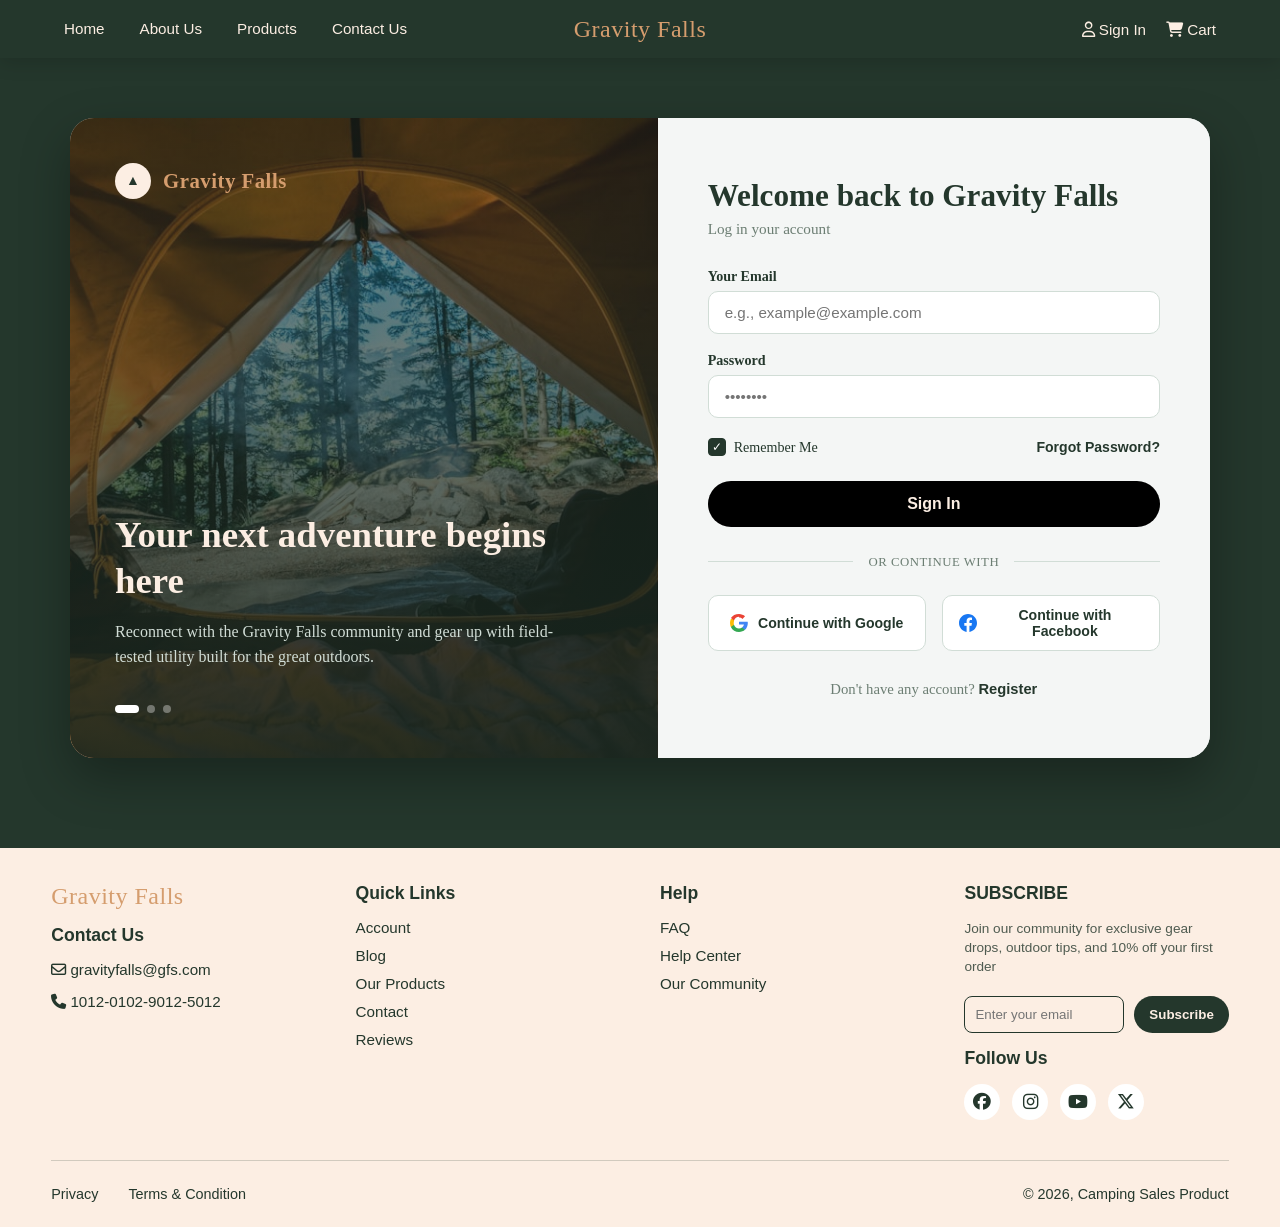
<file: sign_in.html>
<!DOCTYPE html>
<html lang="en">

<head>
    <meta charset="UTF-8">
    <meta name="viewport" content="width=device-width, initial-scale=1.0">
    <title>Account Sign-In</title>
    <link rel="stylesheet" href="style.css">
    <link rel="stylesheet" href="https://cdnjs.cloudflare.com/ajax/libs/font-awesome/6.4.2/css/all.min.css">
</head>

<body>

    <!-- Header Section -->
    <header class="site_header">
        <nav class="navbar auth-header-style">

            <!-- Hidden checkbox to power the responsive pure-CSS click toggle -->
            <input type="checkbox" id="menu_toggle" class="menu_toggle_checkbox">

            <!-- Mobile Mobile Trigger Label (Three Bars) -->
            <label for="menu_toggle" class="hamburger_button">
                <span class="bar"></span>
                <span class="bar"></span>
                <span class="bar"></span>
            </label>

            <!-- Left Zone: Nav Links -->
            <div class="left_zone">
                <ul class="nav_links">
                    <li><a href="index.html">Home</a></li>
                    <li><a href="about.html">About Us</a></li>
                    <li><a href="products.html">Products</a></li>
                    <li><a href="contact.html">Contact Us</a></li>
                </ul>
            </div>

            <!-- Center Zone: Website Name-->
            <div class="center_zone">
                <a class="website_logo" href="index.html">Gravity Falls</a>
            </div>

            <!-- Right Zone: Utilities & Shopping Tools -->
            <div class="right_zone">
                <a href="sign_in.html" class="utility_link signin_link">
                    <i class="fa-regular fa-user"></i> Sign In
                </a>
                <a href="cart.html" class="utility_link cart_link">
                    <i class="fa-solid fa-cart-shopping"></i> Cart
                </a>
            </div>

        </nav>
    </header>

    <!-- Sign In Section -->
    <!-- Main Auth Page Layout wrapper container -->
    <main class="auth_page_container">
        <div class="auth_split_card">

            <!-- Left Side -->
            <div class="auth_brand_side">
                <!-- Replace the background-image in CSS or place an img here -->
                <div class="brand_logo_row">
                    <span class="logo_icon_badge"></span>
                    <span class="logo_text_brand">Gravity Falls</span>
                </div>
                <div class="brand_promo_content">
                    <h1>Your next adventure begins here</h1>
                    <p>Reconnect with the Gravity Falls community and gear up with field-tested utility built for the
                        great outdoors.</p>

                    <!-- Wireframe image slider indicator elements -->
                    <div class="carousel_indicators_row">
                        <span class="indicator_dot active"></span>
                        <span class="indicator_dot"></span>
                        <span class="indicator_dot"></span>
                    </div>
                </div>
            </div>

            <!-- Right Side  -->
            <div class="auth_form_side">
                <div class="form_header_block">
                    <h2>Welcome back to Gravity Falls</h2>
                    <p>Log in your account</p>
                </div>

                <form class="auth_action_form">
                    <div class="form_input_group">
                        <label for="signin_email">Your Email</label>
                        <input type="email" id="signin_email" placeholder="e.g., example@example.com" required>
                    </div>

                    <div class="form_input_group">
                        <label for="signin_password">Password</label>
                        <input type="password" id="signin_password" placeholder="••••••••" required>
                    </div>

                    <!-- Auxiliary Controls Row -->
                    <div class="form_utilities_row">
                        <label class="custom_checkbox_container">
                            <input type="checkbox" checked>
                            <span class="checkmark"></span>
                            Remember Me
                        </label>
                        <a href="#" class="form_forgot_link">Forgot Password?</a>
                    </div>

                    <!-- Primary Interactive Submission CTA -->
                    <button type="submit" class="auth_submit_btn">Sign In</button>
                </form>

                <!-- Social Alternative Verification Elements -->
                <div class="social_divider_bar"><span>Or Continue With</span></div>
                <div class="social_btn_grid">
                    <button type="button" class="social_auth_btn google_btn">
                        <img src="data:image/svg+xml;utf8,%3Csvg%20xmlns=%22http://www.w3.org/2000/svg%22%20viewBox=%220%200%2024%2024%22%3E%3Cpath%20fill=%22%234285F4%22%20d=%22M23.745%2012.27c0-.7-.06-1.4-.19-2.07H12v3.92h6.61c-.29%201.53-1.14%202.82-2.4%203.68v3.05h3.88c2.27-2.09%203.66-5.17%203.66-8.58z%22/%3E%3Cpath%20fill=%22%2334A853%22%20d=%22M12%2024c3.24%200%205.95-1.08%207.93-2.91l-3.88-3.05c-1.08.72-2.45%201.16-4.05%201.16-3.11%200-5.74-2.11-6.68-4.96H1.21v3.15C3.18%2021.88%207.31%2024%2012%2024z%22/%3E%3Cpath%20fill=%22%23FBBC05%22%20d=%22M5.32%2014.24A7.16%207.16%200%200%201%205%2012c0-.79.13-1.57.38-2.31V6.54H1.21A11.94%2011.94%200%200%200%200%2012c0%201.92.45%203.74%201.21%205.46l4.11-3.22z%22/%3E%3Cpath%20fill=%22%23EA4335%22%20d=%22M12%204.75c1.77%200%203.35.61%204.6%201.8l3.43-3.43C17.95%201.19%2015.24%200%2012%200%207.31%200%203.18%202.12%201.21%205.46l4.11%203.22c.94-2.85%203.57-4.93%206.68-4.93z%22/%3E%3C/svg%3E" alt="Google logo icon">
                        Continue with Google
                    </button>
                    <button type="button" class="social_auth_btn facebook_btn">
                        <img src="data:image/svg+xml;utf8,%3Csvg%20xmlns=%22http://www.w3.org/2000/svg%22%20viewBox=%220%200%2024%2024%22%3E%3Cpath%20fill=%22%231877F2%22%20d=%22M24%2012.073c0-6.627-5.373-12-12-12s-12%205.373-12%2012c0%205.99%204.388%2010.954%2010.125%2011.854v-8.385H7.078v-3.47h3.047V9.43c0-3.007%201.792-4.669%204.533-4.669%201.312%200%202.686.235%202.686.235v2.953H15.83c-1.491%200-1.956.925-1.956%201.874v2.25h3.328l-.532%203.47h-2.796v8.385C19.612%2023.027%2024%2018.062%2024%2012.073z%22/%3E%3C/svg%3E" alt="Facebook logo icon">
                        Continue with Facebook
                    </button>
                </div>

                <!-- Redirection link layout component -->
                <p class="auth_switch_foot">Don't have any account? <a href="sign_up.html">Register</a></p>
            </div>

        </div>
    </main>

    <!-- Footer Section -->
    <footer class="footer_outer">
        <div class="footer_container">

            <div class="footer_main">

                <div class="footer_column contact_col">
                    <div class="website_logo">
                        Gravity Falls
                    </div>
                    <h3>Contact Us</h3>
                    <a class="contact_item" href="mailto:gravityfalls@gfs.com">
                        <i class="fa-regular fa-envelope"></i> gravityfalls@gfs.com
                    </a>
                    <a class="contact_item" href="tel:1012010290125012">
                        <i class="fa-solid fa-phone"></i> 1012-0102-9012-5012
                    </a>
                </div>

                <div class="footer_column">
                    <h3>Quick Links</h3>
                    <ul>
                        <li><a href="sign_in.html">Account</a></li>
                        <li><a href="#">Blog</a></li>
                        <li><a href="products.html">Our Products</a></li>
                        <li><a href="contact.html">Contact</a></li>
                        <li><a href="about.html">Reviews</a></li>
                    </ul>
                </div>

                <div class="footer_column">
                    <h3>Help</h3>
                    <ul>
                        <li><a href="#">FAQ</a></li>
                        <li><a href="#">Help Center</a></li>
                        <li><a href="#">Our Community</a></li>
                    </ul>
                </div>

                <div class="footer_column subscribe_col">
                    <h3>SUBSCRIBE</h3>
                    <p class="subscribe_message">Join our community for exclusive gear drops, outdoor tips, and 10% off
                        your first order</p>
                    <div class="subscribe_form">
                        <input type="email" placeholder="Enter your email">
                        <button type="submit">Subscribe</button>
                    </div>
                    <h3>Follow Us</h3>
                    <div class="social_icons">
                        <a href="#" class="social_circle"><i class="fab fa-facebook"></i></a>
                        <a href="#" class="social_circle"><i class="fab fa-instagram"></i></a>
                        <a href="#" class="social_circle"><i class="fab fa-youtube"></i></a>
                        <a href="#" class="social_circle"><i class="fab fa-x-twitter"></i></a>
                    </div>
                </div>

            </div>
            <div class="footer_bottom">
                <div class="bottom_links">
                    <a href="#">Privacy</a>
                    <a href="#">Terms & Condition</a>
                </div>
                <p class="copyright">© 2026, Camping Sales Product</p>
            </div>

        </div>
    </footer>

</body>

</html>
</file>
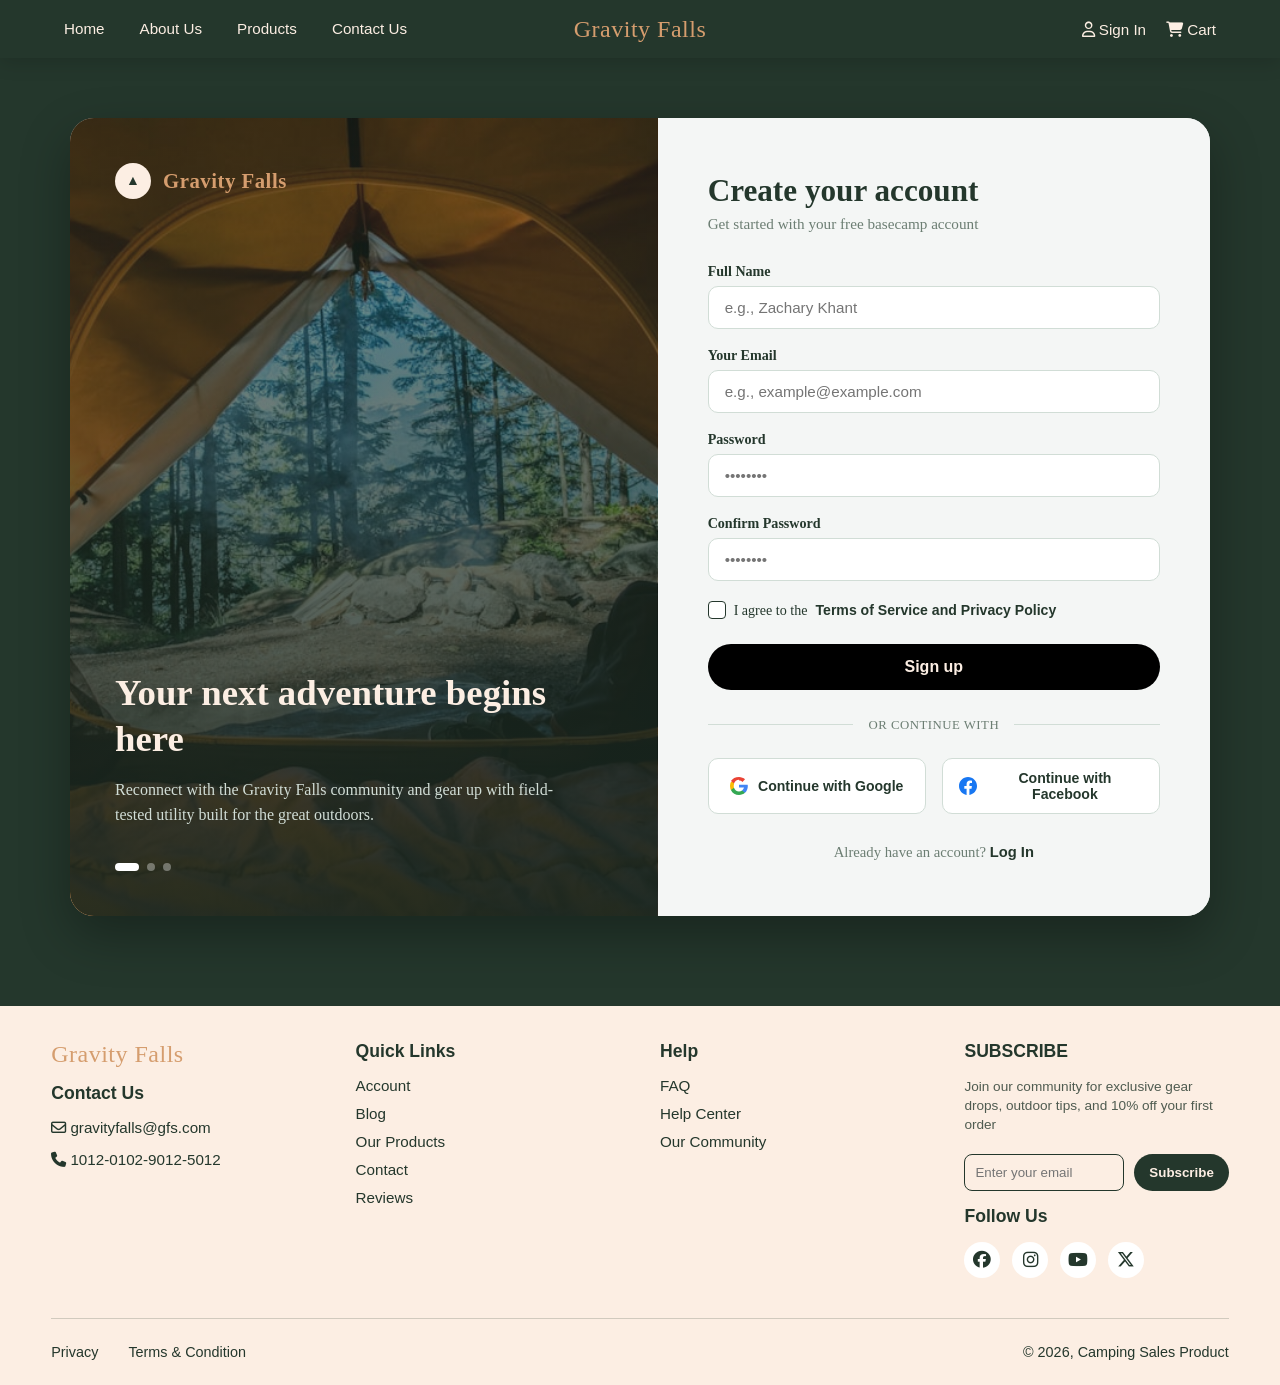
<file: sign_up.html>
<!DOCTYPE html>
<html lang="en">

<head>
    <meta charset="UTF-8">
    <meta name="viewport" content="width=device-width, initial-scale=1.0">
    <title>Account Sign-Up</title>
    <link rel="stylesheet" href="style.css">
    <link rel="stylesheet" href="https://cdnjs.cloudflare.com/ajax/libs/font-awesome/6.4.2/css/all.min.css">
</head>

<body>

    <!-- Header Section -->
    <header class="site_header">
        <nav class="navbar auth-header-style">

            <!-- Hidden checkbox to power the responsive pure-CSS click toggle -->
            <input type="checkbox" id="menu_toggle" class="menu_toggle_checkbox">

            <!-- Mobile Mobile Trigger Label (Three Bars) -->
            <label for="menu_toggle" class="hamburger_button">
                <span class="bar"></span>
                <span class="bar"></span>
                <span class="bar"></span>
            </label>

            <!-- Left Zone: Nav Links -->
            <div class="left_zone">
                <ul class="nav_links">
                    <li><a href="index.html">Home</a></li>
                    <li><a href="about.html">About Us</a></li>
                    <li><a href="products.html">Products</a></li>
                    <li><a href="contact.html">Contact Us</a></li>
                </ul>
            </div>

            <!-- Center Zone: Website Name-->
            <div class="center_zone">
                <a class="website_logo" href="index.html">Gravity Falls</a>
            </div>

            <!-- Right Zone: Utilities & Shopping Tools -->
            <div class="right_zone">
                <a href="sign_in.html" class="utility_link signin_link">
                    <i class="fa-regular fa-user"></i> Sign In
                </a>
                <a href="cart.html" class="utility_link cart_link">
                    <i class="fa-solid fa-cart-shopping"></i> Cart
                </a>
            </div>

        </nav>
    </header>

    <!-- Sign Up Section -->
    <!-- Main Auth Page Layout wrapper container -->
    <main class="auth_page_container">
        <div class="auth_split_card">

            <!-- Left Side -->
            <div class="auth_brand_side">
                <div class="brand_logo_row">
                    <span class="logo_icon_badge"></span>
                    <span class="logo_text_brand">Gravity Falls</span>
                </div>
                <div class="brand_promo_content">
                    <h1>Your next adventure begins here</h1>
                    <p>Reconnect with the Gravity Falls community and gear up with field-tested utility built for the
                        great outdoors.</p>

                    <div class="carousel_indicators_row">
                        <span class="indicator_dot active"></span>
                        <span class="indicator_dot"></span>
                        <span class="indicator_dot"></span>
                    </div>
                </div>
            </div>

            <!-- Right Side -->
            <div class="auth_form_side">
                <div class="form_header_block">
                    <h2>Create your account</h2>
                    <p>Get started with your free basecamp account</p>
                </div>

                <form class="auth_action_form">
                    <div class="form_input_group">
                        <label for="signup_name">Full Name</label>
                        <input type="text" id="signup_name" placeholder="e.g., Zachary Khant" required>
                    </div>

                    <div class="form_input_group">
                        <label for="signup_email">Your Email</label>
                        <input type="email" id="signup_email" placeholder="e.g., example@example.com" required>
                    </div>

                    <div class="form_input_group">
                        <label for="signup_password">Password</label>
                        <input type="password" id="signup_password" placeholder="••••••••" required>
                    </div>

                    <div class="form_input_group">
                        <label for="signup_confirm_password">Confirm Password</label>
                        <input type="password" id="signup_confirm_password" placeholder="••••••••" required>
                    </div>

                    <!-- Terms Validation Checkbox Element -->
                    <div class="form_utilities_row">
                        <label class="custom_checkbox_container">
                            <input type="checkbox" required>
                            <span class="checkmark"></span>
                            I agree to the <a href="#" class="inline_policy_link">Terms of Service and Privacy
                                Policy</a>
                        </label>
                    </div>

                    <button type="submit" class="auth_submit_btn">Sign up</button>
                </form>

                <div class="social_divider_bar"><span>Or Continue With</span></div>
                <div class="social_btn_grid">
                    <button type="button" class="social_auth_btn google_btn">
                       <img src="data:image/svg+xml;utf8,%3Csvg%20xmlns='http://www.w3.org/2000/svg'%20viewBox='0%200%2024%2024'%3E%3Cpath%20fill='%234285F4'%20d='M23.745%2012.27c0-.7-.06-1.4-.19-2.07H12v3.92h6.61c-.29%201.53-1.14%202.82-2.4%203.68v3.05h3.88c2.27-2.09%203.66-5.17%203.66-8.58z'/%3E%3Cpath%20fill='%2334A853'%20d='M12%2024c3.24%200%205.95-1.08%207.93-2.91l-3.88-3.05c-1.08.72-2.45%201.16-4.05%201.16-3.11%200-5.74-2.11-6.68-4.96H1.21v3.15C3.18%2021.88%207.31%2024%2012%2024z'/%3E%3Cpath%20fill='%23FBBC05'%20d='M5.32%2014.24A7.16%207.16%200%200%201%205%2012c0-.79.13-1.57.38-2.31V6.54H1.21A11.94%2011.94%200%200%200%200%2012c0%201.92.45%203.74%201.21%205.46l4.11-3.22z'/%3E%3Cpath%20fill='%23EA4335'%20d='M12%204.75c1.77%200%203.35.61%204.6%201.8l3.43-3.43C17.95%201.19%2015.24%200%2012%200%207.31%200%203.18%202.12%201.21%205.46l4.11%203.22c.94-2.85%203.57-4.93%206.68-4.93z'/%3E%3C/svg%3E" alt="Google logo icon">
                        Continue with Google
                    </button>
                    <button type="button" class="social_auth_btn facebook_btn">
                        <img src="data:image/svg+xml;utf8,%3Csvg%20xmlns='http://www.w3.org/2000/svg'%20viewBox='0%200%2024%2024'%3E%3Cpath%20fill='%231877F2'%20d='M24%2012.073c0-6.627-5.373-12-12-12s-12%205.373-12%2012c0%205.99%204.388%2010.954%2010.125%2011.854v-8.385H7.078v-3.47h3.047V9.43c0-3.007%201.792-4.669%204.533-4.669%201.312%200%202.686.235%202.686.235v2.953H15.83c-1.491%200-1.956.925-1.956%201.874v2.25h3.328l-.532%203.47h-2.796v8.385C19.612%2023.027%2024%2018.062%2024%2012.073z'/%3E%3C/svg%3E"  alt="Facebook logo icon">
                        Continue with Facebook
                    </button>
                </div>

                <p class="auth_switch_foot">Already have an account? <a href="sign_in.html">Log In</a></p>
            </div>

        </div>
    </main>


    <!-- Footer Section -->
    <footer class="footer_outer">
        <div class="footer_container">

            <div class="footer_main">

                <div class="footer_column contact_col">
                    <div class="website_logo">
                        Gravity Falls
                    </div>
                    <h3>Contact Us</h3>
                    <a class="contact_item" href="mailto:gravityfalls@gfs.com">
                        <i class="fa-regular fa-envelope"></i> gravityfalls@gfs.com
                    </a>
                    <a class="contact_item" href="tel:1012010290125012">
                        <i class="fa-solid fa-phone"></i> 1012-0102-9012-5012
                    </a>
                </div>

                <div class="footer_column">
                    <h3>Quick Links</h3>
                    <ul>
                        <li><a href="sign_in.html">Account</a></li>
                        <li><a href="#">Blog</a></li>
                        <li><a href="products.html">Our Products</a></li>
                        <li><a href="contact.html">Contact</a></li>
                        <li><a href="about.html">Reviews</a></li>
                    </ul>
                </div>

                <div class="footer_column">
                    <h3>Help</h3>
                    <ul>
                        <li><a href="#">FAQ</a></li>
                        <li><a href="#">Help Center</a></li>
                        <li><a href="#">Our Community</a></li>
                    </ul>
                </div>

                <div class="footer_column subscribe_col">
                    <h3>SUBSCRIBE</h3>
                    <p class="subscribe_message">Join our community for exclusive gear drops, outdoor tips, and 10% off
                        your first order</p>
                    <div class="subscribe_form">
                        <input type="email" placeholder="Enter your email">
                        <button type="submit">Subscribe</button>
                    </div>
                    <h3>Follow Us</h3>
                    <div class="social_icons">
                        <a href="#" class="social_circle"><i class="fab fa-facebook"></i></a>
                        <a href="#" class="social_circle"><i class="fab fa-instagram"></i></a>
                        <a href="#" class="social_circle"><i class="fab fa-youtube"></i></a>
                        <a href="#" class="social_circle"><i class="fab fa-x-twitter"></i></a>
                    </div>
                </div>

            </div>
            <div class="footer_bottom">
                <div class="bottom_links">
                    <a href="#">Privacy</a>
                    <a href="#">Terms & Condition</a>
                </div>
                <p class="copyright">© 2026, Camping Sales Product</p>
            </div>

        </div>
    </footer>

</body>

</html>
</file>
<file: style.css>
/* --- Global Styles and Resets --- */
*,
*::before,
*::after {
    margin: 0;
    padding: 0;
    box-sizing: border-box;
}

a,
input,
button,
textarea,
select {
    font-family: 'Inter', sans-serif;
    text-decoration: none;
    outline: none;
}

/* Clean Media/Asset Resets */
img,
video {
    max-width: 100%;
    height: auto;
    display: block;
}

html,
body {
    margin: 0;
    padding: 0;
    background-color: #24372C;
    width: 100%;
    min-height: 100vh;
}

/* --- Header ---*/
.site_header {
    position: sticky;
    top: 0;
    left: 0;
    width: 100%;

    z-index: 9999;

    background-color: #24372C;
    box-shadow: 0 4px 20px rgba(0, 0, 0, 0.15);
    box-sizing: border-box;
}

.navbar {
    display: flex;
    justify-content: space-between;
    align-items: center;
    padding: 15px 5%;
    max-width: 1400px;
    margin: 0 auto;
    position: relative;
}

.menu_toggle_checkbox {
    display: none;
}

.hamburger_button {
    display: none;
    flex-direction: column;
    gap: 5px;
    cursor: pointer;
    z-index: 100;
}

.hamburger_button .bar {
    width: 25px;
    height: 3px;
    background-color: #FCEEE3;
    transition: all 0.3s ease;
}

.nav_links {
    display: flex;
    list-style: none;
    gap: 35px;
}

.nav_links a,
.utility_link {
    color: #FCEEE3;
    font-weight: 500;
    font-size: 0.95rem;
    transition: color 0.2s ease;
}

.nav_links a:hover,
.utility_link:hover {
    color: #D59D6E;
}

.center_zone {
    display: flex;
    justify-content: center;
    align-items: center;
}

.website_logo {
    font-family: 'DM Serif Display', serif;
    color: #D59D6E;
    font-weight: 500;
    font-size: 1.5rem;
    letter-spacing: 0.5px;
}

.right_zone {
    display: flex;
    align-items: center;
    gap: 24px;
}

.search_box {
    position: relative;
    display: flex;
    align-items: center;
}

.search_box input {
    padding: 8px 40px 8px 16px;
    border: 1px solid rgba(252, 238, 227, 0.3);
    border-radius: 20px;
    background-color: #ffffff;
    width: 220px;
    font-size: 0.85rem;
}

.search_icon {
    position: absolute;
    right: 15px;
    color: #24372C;
}

/* Specialized Header Style for Authentication Pages (Sign In/Sign Up) */

/* 1. Establish the positioning anchor context for the centered logo */
.site_header .auth-header-style {
    position: relative !important;
    display: flex;
    justify-content: space-between;
    align-items: center;
    width: 100%;
    padding: 20px 5%;
    box-sizing: border-box;
}

/* 2. Target the Gravity Falls Logo Link inside the Auth Header only */
.auth-header-style .center_zone {
    position: absolute !important;
    left: 50% !important;
    top: 50% !important;
    transform: translate(-50%, -50%) !important;
    white-space: nowrap;
    z-index: 10;
}

/* 3. Ensure the left-side links don't stretch into the absolute center space */
.auth-header-style .left_zone {
    display: flex;
    gap: 24px;
    z-index: 2;
}

/* 4. Ensure the right-side actions stay perfectly aligned to the right wall */
.auth-header-style .right_zone {
    display: flex;
    gap: 20px;
    z-index: 2;
}


/* --- Footer Section --- */
.footer_outer {
    display: flex;
    justify-content: space-between;
    background-color: #FCEEE3;
    width: 100%;
    color: #24372C;
    padding-top: 35px;
}

.footer_container {
    max-width: 1400px;
    margin: 0 auto;
    width: 100%;
    padding: 0 4%;
}

.footer_main {
    display: flex;
    justify-content: space-between;
    align-items: flex-start;
    gap: 40px;
    padding-bottom: 40px;
}

.footer_column {
    display: flex;
    flex-direction: column;
    gap: 15px;
    flex: 1;
}

.footer_column h3 {
    font-family: 'Inter', sans-serif;
    font-size: 1.1rem;
    font-weight: 700;
    text-transform: capitalize;
}

.footer_column ul {
    list-style: none;
    padding: 0;
    margin: 0;
    display: flex;
    flex-direction: column;
    gap: 10px;
}

.footer_column a {
    color: #24372C;
    font-family: 'Inter', sans-serif;
    font-size: 0.95rem;
    transition: color 0.2s;
}

.footer_column a:hover {
    color: #C5926B;
}

.subscribe_form {
    display: flex;
    gap: 10px;
}

.subscribe_message {
    font-family: 'Inter', sans-serif;
    font-size: 0.85rem;
    line-height: 1.4;
    color: #24372C;
    opacity: 0.8;
    margin-bottom: 5px;
}

.subscribe_form input {
    padding: 10px;
    border: 1px solid #24372C;
    border-radius: 8px;
    background-color: transparent;
    width: 100%;
}

.subscribe_form button {
    background-color: #24372C;
    color: #FCEEE3;
    border: none;
    padding: 10px 15px;
    border-radius: 20px;
    cursor: pointer;
    font-weight: 600;
}

.subscribe_form button:hover {
    outline: 1px solid #24372C;
    background-color: transparent;
    color: #24372C;
}

.social_icons {
    display: flex;
    gap: 12px;
}

.social_circle {
    display: flex;
    justify-content: center;
    align-items: center;
    width: 35px;
    height: 35px;
    background-color: #ffffff; 
    border-radius: 50%;
    font-weight: bold;
    text-decoration: none;
}

.social_circle i {
    color: #24372C;
    font-size: 1.1rem;
    transition: transform 0.2s ease;
}

.social_circle:hover i {
    transform: scale(1.2);
    color: #C5926B;
}

/* --- BOTTOM BAR STYLING --- */
.footer_bottom {
    display: flex;
    justify-content: space-between;
    align-items: center;
    border-top: 1px solid rgba(36, 55, 44, 0.2);
    padding: 25px 0;
    font-family: 'Inter', sans-serif;
    font-size: 0.9rem;
}

.bottom_links {
    display: flex;
    gap: 30px;
}

.bottom_links a {
    color: #24372C;
}

.bottom_links a:hover {
    text-decoration: underline;
}


/* --- Home Page / Hero Section --- */

.hero_section {
    position: relative;
    width: 100%;
    min-height: 75vh;
    display: flex;
    align-items: center;
    justify-content: center;
    overflow: hidden;
}

/* 1. Force the HTML Image to stretch and behave like a background backdrop */
.hero_cover_img {
    position: absolute;
    top: 0;
    left: 0;
    width: 100%;
    height: 100%;
    object-fit: cover;
    object-position: bottom;
}

/* 2. Dark Tint Overlay Screen to guarantee the text remains easy to read */
.hero_dark_overlay {
    position: absolute;
    top: 0;
    left: 0;
    width: 100%;
    height: 100%;
    background-color: rgba(36, 55, 44, 0.45);
    z-index: 2;
}

/* 3. The Content Container bounding box */
.hero_center_container {
    position: relative;
    z-index: 3;
    width: 100%;
    max-width: 1400px;
    padding: 0 5%;
    display: flex;
    justify-content: center;
}

/* 4. Centered Text Alignment Card */
.hero_text_card {
    text-align: center;
    max-width: 750px;
    color: #FCEEE3;
}

.hero_text_card h1 {
    font-family: 'DM Serif Display', serif;
    color: #FCEEE3;
    font-size: 4rem;
    line-height: 1.15;
    margin-bottom: 20px;
    text-shadow: 0 2px 10px rgba(0, 0, 0, 0.3);
}

/* Shop Button */
.shop_button {
    display: inline-block;
    background-color: #24372C;
    color: #D59D6E;
    padding: 16px 40px;
    border-radius: 4px;
    font-weight: 600;
    font-size: 1.05rem;
    letter-spacing: 0.5px;
    transition: all 0.25s ease;
    box-shadow: 0 4px 15px rgba(0, 0, 0, 0.2);
}

.shop_button:hover {
    background-color: #24372C;
    color: #FCEEE3;
    transform: translateY(-2px);
}


/* --- Home Page / CATEGORIES SECTION --- */
.categories_outer {
    background-color: #24372C;
    padding: 50px 0;
    width: 100%;
}

.categories_container {
    max-width: 1400px;
    margin: 0 auto;
    width: 100%;
    padding: 0 4%;
}

.section_title {
    text-align: center;
    font-family: 'Inter', sans-serif;
    font-size: 2rem;
    font-weight: 700;
    letter-spacing: 1px;
    margin-bottom: 40px;
    color: #FCEEE3;
}

/* --- THE GRID ENGINE --- */
.categories_grid {
    display: grid;
    grid-template-columns: repeat(4, 1fr);
    gap: 20px;
    margin-bottom: 40px;
}

/* Individual Card Setup */
.category_card {
    height: 350px;
    border-radius: 4px;
    overflow: hidden;
    text-decoration: none;
    display: block;
    background-size: cover;
    background-position: center;
    transition: transform 0.3s ease;

    position: relative;
    overflow: hidden;
}

.card_bg_img {
    position: absolute;
    top: 0;
    left: 0;
    width: 100% !important;
    height: 100% !important;

  
    object-fit: cover;
    object-position: center;
    z-index: 1;
    transition: transform 0.4s ease;
}


/* Subtle Hover zoom effect */
.category_card:hover {
    transform: translateY(-5px);
}

/* Overlay dark tinted screen to make text readable */
.card_overlay {
    position: absolute;
    background-color: rgba(0, 0, 0, 0.35);
    width: 100%;
    height: 100%;
    display: flex;
    justify-content: center;
    align-items: center;
    transition: background-color 0.3s ease;
    z-index: 2;
}

.category_card:hover .card_overlay {
    background-color: rgba(0, 0, 0, 0.45);
}

/* Typography on top of images */
.card_overlay h3 {
    color: #FCEEE3;
    font-family: 'DM Serif Display', serif;
    font-size: 1.8rem;
    text-shadow: 1px 1px 4px rgba(0, 0, 0, 0.4);
}

/* --- LOAD MORE BUTTON --- */
.load_more_wrapper {
    display: flex;
    justify-content: center;
}

.load_more_button {
    background-color: transparent;
    color: #FCEEE3;
    border: 2px solid #FCEEE3;
    padding: 12px 35px;
    font-family: 'Inter', sans-serif;
    font-weight: 600;
    font-size: 1rem;
    cursor: pointer;
    transition: all 0.2s ease;
}

.load_more_button:hover {
    background-color: #FCEEE3;
    color: #24372C;
}


/* --- HOME PAGE / NEW ARRIVALS SECTION STYLING --- */
.new_arrival_outer {
    background-color: #24372C;
    padding: 40px 0;
    width: 100%;
}

.new_arrival_container {
    max-width: 1400px;
    margin: 0 auto;
    width: 100%;
    padding: 0 4%;
    display: flex;
    align-items: center;
    gap: 60px;
}

/* --- LEFT COLUMN: IMAGE SETUP --- */
.new_arrival_image_zone {
    flex: 1;
}

.new_arrival_image_zone img {
    width: 100%;
    height: auto;
    display: block;
    border-radius: 12px;
    object-fit: cover;
    height: 450px;
}

/* --- RIGHT COLUMN: TEXT CARD SETUP --- */
.new_arrival_content_zone {
    flex: 1;
    display: flex;
    flex-direction: column;
    align-items: flex-start;
}

.new_arrival_kicker {
    font-family: 'Inter', sans-serif;
    font-size: 2.5rem;
    font-weight: 600;
    color: #FCEEE3;
    margin-bottom: 8px;
}

.new_arrival_content_zone h2 {
    font-family: 'DM Serif Display', serif;
    font-size: 2rem;
    color: #D59D6E;
    margin-bottom: 16px;
    line-height: 1.2;
}

.new_arrival_content_zone p {
    font-family: 'Inter', sans-serif;
    font-size: 1.05rem;
    line-height: 1.6;
    color: #FCEEE3;
    margin-bottom: 28px;
    max-width: 520px;
}

/* --- SHOP NEW ARRIVALS BUTTON --- */
.new_arrival_button {
    display: inline-block;
    text-decoration: none;
    font-family: 'Inter', sans-serif;
    font-weight: 500;
    font-size: 1rem;
    color: #FCEEE3;
    background-color: transparent;
    border: 1px solid #FCEEE3;
    padding: 12px 28px;
    border-radius: 4px;
    transition: all 0.2s ease;
}

/* Hover Interactive State */
.new_arrival_button:hover {
    background-color: #FCEEE3;
    color: #24372C;
}


/* --- HOME PAGE / BEST SELLERS SLIDER STYLING --- */
.bestsellers_outer {
    background-color: #ffffff;
    padding: 60px 0;
    width: 100%;
}

.bestsellers_container {
    max-width: 1400px;
    margin: 0 auto;
    width: 100%;
    padding: 0 4%;
    display: grid;
}

.slider_header {
    display: flex;
    justify-content: space-between;
    align-items: center;
    margin-bottom: 30px;
}

.slider_header h2 {
    font-family: 'DM Serif Display', serif;
    font-size: 2.2rem;
    color: #24372C;
}

/* Rounded Navigation Arrow Buttons */
.slider_controls {
    display: flex;
    gap: 12px;
}

.ctrl_btn {
    width: 45px;
    height: 45px;
    border-radius: 50%;
    border: 1px solid #24372C;
    background-color: #ffffff;
    color: #24372C;
    cursor: pointer;
    display: flex;
    justify-content: center;
    align-items: center;
    font-size: 1rem;
    transition: all 0.2s ease;
}

.ctrl_btn:hover {
    background-color: #24372C;
    color: #FCEEE3;
}

/* --- THE VIEWPORT WINDOW --- */
.slider_viewport {
    width: 100%;
    overflow: hidden;
    padding: 10px 0;
}

/* --- THE TRACK ENGINE --- */
.slider_track {
    display: flex;
    gap: 20px;
    width: 100%;
    transition: transform 0.5s cubic-bezier(0.25, 1, 0.5, 1);
}

/* --- INDIVIDUAL PRODUCT CARDS --- */
.product_card {
    flex: 0 0 calc(25% - 15px);
    display: flex;
    flex-direction: column;
    background-color: #ffffff;
}

.prod_img_box {
    background-color: #f7f7f7;
    /* Soft gray backing card style from REI */
    border-radius: 8px;
    padding: 20px;
    margin-bottom: 12px;
    display: flex;
    justify-content: center;
    align-items: center;
    height: 220px;
}

.prod_img_box img {
    max-height: 100%;
    max-width: 100%;
    object-fit: contain;
}

.prod_brand {
    font-family: 'Inter', sans-serif;
    font-weight: 700;
    font-size: 0.85rem;
    color: #24372C;
    margin-bottom: 4px;
}

.prod_title {
    font-family: 'Inter', sans-serif;
    font-weight: 400;
    font-size: 0.95rem;
    line-height: 1.4;
    color: #6a6a6a;
    margin-bottom: 8px;
    display: flex;
    overflow: hidden;
    height: 40px;
}

/* Font Awesome Gold Stars Setup */
.prod_rating {
    display: flex;
    align-items: center;
    gap: 2px;
    color: #d1a119;
    /* Warm gold stars */
    font-size: 0.85rem;
    margin-bottom: 8px;
}

.rating_count {
    color: #666666;
    margin-left: 6px;
    font-size: 0.8rem;
}

.prod_price {
    font-family: 'Inter', sans-serif;
    font-weight: 600;
    font-size: 1.05rem;
    color: #24372C;
}

/* --- BOTTOM WIREFRAME PROGRESS TRACKBAR --- */
.slider_progress_bar {
    width: 100%;
    height: 2px;
    background-color: #cacaca;
    margin-top: 30px;
    position: relative;
    border-radius: 2px;
}

.progress_fill {
    position: absolute;
    left: 0;
    top: 0;
    height: 100%;
    width: 50%;
    background-color: #24372C;
    transition: left 0.5s ease, width 0.5s ease;
}


/* --- About Page Styling --- */

.about_page_wrapper {
    width: 100%;
    background-color: #24372C;
    padding-right: 4%;
    padding-left: 4%;
    padding-bottom: 4%;
    box-sizing: border-box;
    font-family: inherit;
}

.text_center {
    text-align: center;
}

/* --- Section 1: Hero Frame Box (Light Inner container Box inside Dark Canvas) --- */
.about_hero_section {
    text-align: center;
    background-color: #24372C;
    padding-top: 40px;
    width: 100%;
    height: 300px;
}

.about_hero_section h1 {
    font-size: 3.2rem;
    color: #FCEEE3;
    margin: 0 auto 15px auto;
    font-weight: 700;
}

.section_intro {
    max-width: 750px;
    margin: 0 auto 0px auto;
    color: #D1DDD6;
    font-size: 1.05rem;
    line-height: 1.7;
}

/* --- Staggered Multi-Size Image Grid Setup --- */
.hero_gallery_grid {
    display: flex;
    justify-content: space-between;
    align-items: flex-start;
    gap: 24px;
    width: 100%;
}

.gallery_img_box {
    flex: 1;
    background-color: #DDE2DF;
    border-radius: 12px;
    overflow: hidden;
    box-shadow: 0 12px 32px rgba(0, 0, 0, 0.15);
}

.gallery_img_box img {
    width: 100%;
    height: 100%;
    object-fit: cover;
}

/* Asymmetrical Height Config verbatim from wireframes */
.hero_gallery_grid .gallery_img_box:nth-child(1) {
    height: 350px;
    margin-top: 0;
}

.hero_gallery_grid .gallery_img_box:nth-child(2) {
    height: 230px;
    margin-top: 40px;
}

.hero_gallery_grid .gallery_img_box:nth-child(3) {
    height: 390px;
    margin-top: 0;
}

.hero_gallery_grid .gallery_img_box:nth-child(4) {
    height: 290px;
    margin-top: 20px;
}


/* --- Section 2: Split Informational Content Columns --- */
.about_split_intro_section {
    max-width: 1200px;
    margin: 50px auto 100px auto;
}

.about_split_intro_section h2 {
    max-width: 950px;
    font-size: 2.4rem;
    color: #FCEEE3;
    margin-bottom: 35px;
    line-height: 1.3;
}

.split_text_row {
    display: flex;
    gap: 50px;
}

.split_text_row p {
    flex: 1;
    color: #D1DDD6;
    line-height: 1.75;
    font-size: 1.05rem;
}


/* --- Section 3: Empower Adventurers Banner Section --- */
.about_split_intro_section,
.empower_section,
.features_badge_section,
.testimonials_section {
    max-width: 1200px;
    margin-left: auto;
    margin-right: auto;
}

.empower_section {
    margin-bottom: 110px;
}

.empower_container {
    display: flex;
    align-items: center;
    gap: 60px;
}

.empower_img_zone {
    flex: 1;
    height: 420px;
    background-color: rgba(255, 255, 255, 0.1);
    border-radius: 16px;
    overflow: hidden;
}

.empower_img_zone img {
    width: 100%;
    height: 100%;
    object-fit: cover;
}

.empower_content_zone {
    flex: 1;
}

.empower_content_zone h2 {
    font-size: 2.4rem;
    color: #FCEEE3;
    margin-bottom: 20px;
}

.empower_content_zone p {
    color: #D1DDD6;
    line-height: 1.75;
    font-size: 1.05rem;
}


/* --- Section 4: Three Column Badges Grid --- */
.features_badge_section {
    margin-bottom: 110px;
}

.features_badge_section h2 {
    text-align: center;
    font-size: 2.4rem;
    color: #FCEEE3;
    margin-bottom: 15px;
}

.features_sub {
    max-width: 800px;
    margin: 0 auto 50px auto;
    color: #D1DDD6;
    font-size: 1.05rem;
}

.badges_grid {
    display: flex;
    justify-content: space-between;
    gap: 30px;
}

.badge_card {
    flex: 1;
    text-align: center;
    display: flex;
    flex-direction: column;
    align-items: center;
    padding: 10px;
}

.circle_avatar_placeholder {
    width: 130px;
    height: 130px;
    border-radius: 50%;
    background-color: rgba(255, 255, 255, 0.15);
    margin-bottom: 25px;
    overflow: hidden;
}

.circle_avatar_placeholder img {
    width: 100%;
    height: 100%;
    object-fit: cover;
}

.badge_card h3 {
    font-size: 1.35rem;
    margin-bottom: 12px;
    color: #FCEEE3;
}

.badge_card p {
    color: #D1DDD6;
    font-size: 0.98rem;
    line-height: 1.5;
}


/* --- Section 5: Review Cards Block (Color Updates requested) --- */
.testimonials_section {
    margin-bottom: 60px;
}

.testimonials_section h2 {
    text-align: center;
    font-size: 2.4rem;
    color: #FCEEE3;
    margin-bottom: 12px;
}

.testimonial_sub {
    color: #B2C4B9;
    margin-bottom: 50px;
}

.reviews_grid {
    display: flex;
    justify-content: space-between;
    gap: 25px;
}

.review_card {
    flex: 1;
    background-color: #24372C;
    border: 1px solid #3A5344;
    border-radius: 16px;
    padding: 35px;
    display: flex;
    flex-direction: column;
    justify-content: space-between;
    box-shadow: 0 8px 24px rgba(0, 0, 0, 0.1);
}

.stars_row {
    color: #FFC107;
    font-size: 1.1rem;
    margin-bottom: 20px;
}

.review_text {
    color: #E2EAE5;
    line-height: 1.7;
    margin-bottom: 30px;
    font-size: 0.98rem;
    font-style: italic;
}

.reviewer_profile {
    display: flex;
    align-items: center;
    gap: 15px;
    border-top: 1px solid #3A5344;
    padding-top: 20px;
}

.profile_circle {
    width: 48px;
    height: 48px;
    border-radius: 50%;
    overflow: hidden;
}

.profile_circle img {
    width: 100%;
    height: 100%;
    object-fit: cover;
}

.profile_info h3 {
    margin: 0 0 4px 0;
    font-size: 1rem;
    color: #FCEEE3;
}

.profile_info span {
    font-size: 0.85rem;
    color: #B2C4B9;
}


/* --- USER REGISTRATION & AUTHENTICATION PAGES STYLING  --- */

/* Global core document canvas setup wrapper layer */
.auth_page_container {
    width: 100%;
    min-height: calc(100vh - 160px);
    background-color: #24372C;
    display: flex;
    justify-content: center;
    align-items: center;
    padding: 60px 4% 90px 4%;
    box-sizing: border-box;
}

/* Master Centered Content Card Element Block wrapper */
.auth_split_card {
    width: 100%;
    max-width: 1140px;
    min-height: 640px;
    background-color: #F4F6F5;
    border-radius: 24px;
    box-shadow: 0 20px 50px rgba(0, 0, 0, 0.3);
    display: flex;
    overflow: hidden;
}

/* --- Left Column Panel: Brand Graphics Promo Billboard Zone --- */
.auth_brand_side {
    flex: 1.1;
    background-image: linear-gradient(to top, rgba(26, 40, 32, 0.92), rgba(36, 55, 44, 0.45)),
        url('images/camping_scenery/acc_mg_cover.jpg');
    background-size: cover;
    background-position: center;
    padding: 45px;
    display: flex;
    flex-direction: column;
    justify-content: space-between;
    position: relative;
    color: #FFFFFF;
}

.brand_logo_row {
    display: flex;
    align-items: center;
    gap: 12px;
}

.logo_icon_badge {
    width: 36px;
    height: 36px;
    background-color: #FCEEE3;
    border-radius: 50%;
    display: inline-block;
    position: relative;
}

/* Tiny tree-like structural representation icon inside logo circle element */
.logo_icon_badge::after {
    content: "▲";
    color: #24372C;
    font-size: 14px;
    position: absolute;
    top: 50%;
    left: 50%;
    transform: translate(-50%, -50%);
}

.logo_text_brand {
    font-size: 1.3rem;
    font-weight: 700;
    letter-spacing: 0.5px;
    color: #D59D6E;
}

.brand_promo_content h1 {
    font-size: 2.3rem;
    line-height: 1.25;
    margin-bottom: 15px;
    font-weight: 700;
    color: #FCEEE3;
}

.brand_promo_content p {
    color: #D1DDD6;
    font-size: 1rem;
    line-height: 1.6;
    margin-bottom: 35px;
    max-width: 440px;
}

/* Slider Pagination Node dots */
.carousel_indicators_row {
    display: flex;
    gap: 8px;
}

.indicator_dot {
    width: 8px;
    height: 8px;
    border-radius: 50%;
    background-color: rgba(255, 255, 255, 0.35);
}

.indicator_dot.active {
    width: 24px;
    border-radius: 6px;
    background-color: #FFFFFF;
}

/* --- Right Column Panel: Interactive Form Data Handling Container --- */
.auth_form_side {
    flex: 1;
    padding: 55px 50px;
    display: flex;
    flex-direction: column;
    justify-content: center;
    background-color: #F4F6F5;
}

.form_header_block {
    margin-bottom: 30px;
}

.form_header_block h2 {
    font-size: 1.95rem;
    color: #24372C;
    margin: 0 0 6px 0;
    font-weight: 700;
}

.form_header_block p {
    color: #6C7E73;
    font-size: 0.95rem;
    margin: 0;
}

/* Dynamic HTML Form Fields Framework formatting rules */
.auth_action_form {
    width: 100%;
}

.form_input_group {
    margin-bottom: 18px;
    display: flex;
    flex-direction: column;
    gap: 6px;
}

.form_input_group label {
    font-size: 0.88rem;
    font-weight: 600;
    color: #24372C;
}

.form_input_group input {
    width: 100%;
    padding: 12px 16px;
    border: 1.5px solid #D1DDD6;
    background-color: #FFFFFF;
    border-radius: 10px;
    font-size: 0.95rem;
    color: #24372C;
    box-sizing: border-box;
    transition: all 0.2s ease;
}

.form_input_group input:focus {
    outline: none;
    border-color: #24372C;
    box-shadow: 0 0 0 3px rgba(36, 55, 44, 0.08);
}

/* Layout options and utilities rows configurations rules */
.form_utilities_row {
    display: flex;
    justify-content: space-between;
    align-items: center;
    margin: 20px 0 25px 0;
    font-size: 0.88rem;
}

/* Pure Custom Checked Option Architecture Styles styling mapping block */
.custom_checkbox_container {
    display: flex;
    align-items: center;
    gap: 8px;
    color: #24372C;
    cursor: pointer;
    font-weight: 500;
    user-select: none;
}

.custom_checkbox_container input {
    display: none;
}

.checkmark {
    width: 18px;
    height: 18px;
    border: 1.5px solid #24372C;
    border-radius: 4px;
    display: inline-block;
    position: relative;
    background-color: #FFFFFF;
}

.custom_checkbox_container input:checked~.checkmark {
    background-color: #24372C;
}

.custom_checkbox_container input:checked~.checkmark::after {
    content: "✓";
    color: #FFFFFF;
    font-size: 12px;
    position: absolute;
    top: 50%;
    left: 50%;
    transform: translate(-50%, -50%);
}

.form_forgot_link,
.inline_policy_link {
    color: #24372C;
    text-decoration: none;
    font-weight: 600;
}

.form_forgot_link:hover,
.inline_policy_link:hover {
    text-decoration: underline;
}

/* Master Core Action Buttons Component mapping */
.auth_submit_btn {
    width: 100%;
    padding: 14px;
    background-color: #000000;
    color: #FCEEE3;
    border: none;
    border-radius: 30px;
    font-size: 1rem;
    font-weight: 600;
    cursor: pointer;
    box-sizing: border-box;
    transition: background-color 0.2s ease, transform 0.1s ease;
}

.auth_submit_btn:hover {
    background-color: #24372C;
}

.auth_submit_btn:active {
    transform: scale(0.99);
}

/* --- Alternative Third Party Verification Splits Layout Rules --- */
.social_divider_bar {
    text-align: center;
    position: relative;
    margin: 25px 0;
    width: 100%;
}

.social_divider_bar::before {
    content: "";
    position: absolute;
    left: 0;
    right: 0;
    top: 50%;
    height: 1px;
    background-color: #D1DDD6;
    z-index: 1;
}

.social_divider_bar span {
    background-color: #F4F6F5;
    padding: 0 15px;
    font-size: 0.8rem;
    color: #6C7E73;
    position: relative;
    z-index: 2;
    text-transform: uppercase;
    letter-spacing: 0.5px;
}

.social_btn_grid {
    display: flex;
    gap: 16px;
    width: 100%;
    margin-bottom: 30px;
}

.social_auth_btn {
    flex: 1;
    display: flex;
    align-items: center;
    justify-content: center;
    gap: 10px;
    padding: 11px 16px;
    background-color: #FFFFFF;
    border: 1.5px solid #D1DDD6;
    border-radius: 10px;
    font-size: 0.88rem;
    font-weight: 600;
    color: #24372C;
    cursor: pointer;
    box-sizing: border-box;
    transition: all 0.2s ease;
}

.social_auth_btn img {
    width: 18px;
    height: 18px;
}

.social_auth_btn:hover {
    background-color: #EBF0ED;
    border-color: #24372C;
}

/* Form redirection foot note captions links codes */
.auth_switch_foot {
    text-align: center;
    margin: 0;
    font-size: 0.92rem;
    color: #6C7E73;
}

.auth_switch_foot a {
    color: #24372C;
    text-decoration: none;
    font-weight: 700;
}

.auth_switch_foot a:hover {
    text-decoration: underline;
}




/* --- CONTACT PAGE STYLINGS --- */

/* HERO SECTION STYLING */
.contact_hero {
    position: relative;
    width: 100%;
    min-height: 55vh;
    display: flex;
    align-items: center;
    justify-content: center;
    overflow: hidden;
}

/* 1. Force the HTML Image to stretch and behave like a background backdrop */
.contact_hero_img {
    position: absolute;
    top: 0;
    left: 0;
    width: 100%;
    height: 100%;
    object-fit: cover;
    object-position: center;
}

/* 2. Dark Tint Overlay Screen to guarantee the text remains easy to read */
.hero_dark_overlay {
    position: absolute;
    top: 0;
    left: 0;
    width: 100%;
    height: 100%;
    background-color: rgba(36, 55, 44, 0.45);
    z-index: 2;
}

/* 3. The Content Container bounding box */
.hero_container {
    position: relative;
    z-index: 3;
    width: 100%;
    max-width: 1400px;
    padding: 0 5%;
    display: flex;
    justify-content: center;
}

/* 4. Centered Text Alignment Card */
.hero_content {
    text-align: center;
    max-width: 750px;
    color: #FCEEE3;
}

.hero_content h1 {
    font-family: 'DM Serif Display', serif;
    color: #FCEEE3;
    font-size: 4rem;
    line-height: 1.15;
    margin-bottom: 20px;
    text-shadow: 0 2px 10px rgba(0, 0, 0, 0.3);
}

.hero_content p {
    font-family: 'Inter', sans-serif;
    color: #D1DDD6;
    font-size: 1.05rem;
    line-height: 1.6;
}

/* MAIN WRAPPER CONTAINER */
.contact_wrapper {
    padding: 80px 4%;
    background-color: #24372C;
    display: flex;
    justify-content: center;
    width: 100%;
}

.contact_grid_box {
    display: grid;
    grid-template-columns: 45% 55%; 
    max-width: 1200px;
    width: 100%;
    background-color: #ffffff; 
    border-radius: 12px;
    overflow: hidden;
    box-shadow: 0 8px 24px rgba(0,0,0,0.05);
}

/* LEFT PANEL DETAILS */
.info_panel {
    background-color: #FCEEE3; 
    padding: 50px;
    display: flex;
    flex-direction: column;
}

.info_panel h2 {
    font-family: 'DM Serif Display', serif;
    font-size: 2rem;
    color: #24372C;
    margin-bottom: 12px;
}

.panel_subtext {
    font-family: 'Inter', sans-serif;
    font-size: 0.95rem;
    color: #55665C;
    line-height: 1.5;
    margin-bottom: 35px;
}

.contact_info_list {
    display: flex;
    flex-direction: column;
    gap: 25px;
}

.info_item {
    display: flex;
    align-items: flex-start;
    gap: 16px;
}

.icon_circle {
    width: 46px;
    height: 46px;
    background-color: #ffffff; 
    color: #24372C;
    border-radius: 50%;
    display: flex;
    justify-content: center;
    align-items: center;
    font-size: 1.1rem;
    flex-shrink: 0;
}

.info_text h3 {
    font-family: 'Inter', sans-serif;
    font-weight: 700;
    font-size: 1rem;
    color: #24372C;
    margin-bottom: 4px;
}

.info_text p {
    font-family: 'Inter', sans-serif;
    font-size: 0.9rem;
    color: #55665C;
    line-height: 1.4;
}

.panel_divider {
    border: none;
    border-top: 1px solid #BAC4BE;
    margin: 40px 0;
}

.socials_zone h3 {
    font-family: 'Inter', sans-serif;
    font-weight: 700;
    font-size: 1rem;
    color: #24372C;
    margin-bottom: 16px;
}

.social_icons {
    display: flex;
    gap: 12px;
}

.social_icons a {
    width: 36px;
    height: 36px;
    background-color: #ffffff;
    color: #24372C;
    border-radius: 50%;
    display: flex;
    justify-content: center;
    align-items: center;
    text-decoration: none;
    font-size: 0.95rem;
    transition: transform 0.2s ease;
}

.social_icons a:hover {
    transform: scale(1.1);
}

/* RIGHT PANEL MESSAGING FORM */
.form_panel {
    padding: 50px;
    display: flex;
    flex-direction: column;
    justify-content: center;
}

.form_panel h2 {
    font-family: 'DM Serif Display', serif;
    font-size: 2rem;
    color: #24372C;
    margin-bottom: 30px;
}

.contact_form {
    display: flex;
    flex-direction: column;
    gap: 20px;
}

.form_row_double {
    display: grid;
    grid-template-columns: 1fr 1fr;
    gap: 20px;
}

.form_group {
    display: flex;
    flex-direction: column;
    gap: 6px;
}

.form_group label {
    font-family: 'Inter', sans-serif;
    font-size: 0.85rem;
    font-weight: 500;
    color: #4A5E51;
}

.form_group input,
.form_group textarea {
    padding: 12px 16px;
    border: 1px solid transparent;
    border-radius: 6px;
    background-color: #E2E6E4;
    font-family: 'Inter', sans-serif;
    font-size: 0.95rem;
    color: #24372C;
    outline: none;
    transition: all 0.2s ease;
}

.form_group input:focus,
.form_group textarea:focus {
    background-color: #ffffff;
    border-color: #24372C;
}

.submit_btn {
    background-color: #24372C;
    color: #FCEEE3;
    border: none;
    padding: 14px 0;
    border-radius: 30px;
    font-family: 'Inter', sans-serif;
    font-weight: 600;
    font-size: 1rem;
    cursor: pointer;
    margin-top: 10px;
    width: 100%;
    transition: background-color 0.2s ease;
}

.submit_btn:hover {
    background-color: #24372C; 
}

/* GOOGLE MAP OVERLAY SECTION */
.map_section {
    width: 100%;
    background-color: #BAC4BE;
    line-height: 0;           
}

.map_section iframe {
    filter: grayscale(20%);   
}


/* --- PRODUCTS PAGE STYLING --- */

.products_hero_banner {
    width: 100%;
    max-width: 1200px; 
    margin: 40px auto 0px auto; 
    border-radius: 12px;
    overflow: hidden;
    
    background-image: url('images/camping_scenery/sleepingbag_promo.jpg'); 
    background-size: cover;
    background-position: center;
    background-repeat: no-repeat;
    min-height: 450px;
    position: relative;
    display: flex;
    align-items: center;
    box-shadow: 0 4px 20px rgba(0, 0, 0, 0.15);
}

.hero_banner_overlay {
    width: 100%;
    height: 100%;
    background: linear-gradient(90px, rgba(0,0,0,0.4) 0%, rgba(0,0,0,0.1) 100%);
    padding: 40px 50px;
    display: flex;
    flex-direction: column;
    align-items: flex-start;
    justify-content: center;
}

.promo_badge_tag {
    background-color: #DDA15E; 
    color: #24372C;
    text-transform: uppercase;
    font-weight: 800;
    letter-spacing: 3px;
    padding: 8px 16px;
    font-size: 0.9rem;
    margin-bottom: 20px;
    border-radius: 4px;
}

.promo_product_title {
    color: #ffffff;
    font-size: 1.5rem;
    text-transform: uppercase;
    font-weight: 600;
    letter-spacing: 1px;
    margin-bottom: 10px;
    line-height: 1.3;
    text-shadow: 1px 1px 4px rgba(0,0,0,0.6);
}

/* Discount Claim Text */
.promo_percentage_claim {
    color: #ffffff;
    font-size: 4.5rem;
    font-weight: 900;
    margin: 0 0 10px 0;
    letter-spacing: -1px;
    text-shadow: 2px 2px 8px rgba(0,0,0,0.7);
}

.promo_pricing_row {
    display: flex;
    align-items: center;
    gap: 15px;
    margin-bottom: 25px;
}

.promo_current_price {
    color: #ffffff;
    font-size: 2.2rem;
    font-weight: 800;
    text-shadow: 1px 1px 4px rgba(0,0,0,0.6);
}

.promo_original_price {
    color: #ffffff;
    font-size: 1.6rem;
    text-decoration: line-through;
    opacity: 0.75;
}

/* Primary Hero Call-to-Action Link Button */
.promo_shop_btn {
    background-color: #DDA15E;
    color: #24372C;
    border: none;
    padding: 12px 35px;
    font-size: 1.05rem;
    font-weight: 700;
    text-transform: uppercase;
    border-radius: 6px;
    cursor: pointer;
    transition: transform 0.2s, background-color 0.2s;
}

.promo_shop_btn:hover {
    transform: translateY(-2px);
    background-color: #bc813f;
}


/* --- PRODUCTS CARDS STYLING --- */

.products_page_main {
    max-width: 1200px;
    margin: 0 auto;
    padding: 40px 20px;
    background-color: #24372C;
}

.products_hero_zone {
    text-align: center;
    padding: 30px 0;
}

.products_hero_zone h1 {
    font-family: 'DM Serif Display', serif;
    font-size: 2.5rem;
    color: #FCEEE3; 
    margin-bottom: 8px;
}

.products_hero_zone p {
    color: rgba(252, 238, 227, 0.8);
    font-size: 1rem;
}

.catalog_filter_bar {
    display: flex;
    justify-content: space-between;
    align-items: center;
    background-color: #ffffff;
    padding: 14px 20px;
    border-radius: 8px;
    margin-bottom: 35px;
    width: 100%;
}

.search_input_wrapper {
    display: flex;
    align-items: center;
    gap: 12px;
    color: #24372C; 
    flex-grow: 1;
    min-width: 400px;
}

.search_input_wrapper .search_icon {
    font-size: 1.1rem;
    color: #24372C;     
    flex-shrink: 0;      
}

.search_input_wrapper input {
    border: none;
    font-size: 0.95rem;
    background: transparent;
    color: #24372C;
    width: 100%;
    outline: none;
}

.filter_dropdowns_group {
    display: flex;
    gap: 20px;
    font-size: 0.9rem;
    color: #555555;
    font-weight: 500;
    cursor: pointer;
    flex-shrink: 0;
}

/* 4-Column Grid Layout */
.products_4col_grid {
    display: grid;
    grid-template-columns: repeat(4, 1fr); 
    gap: 24px;
}

.catalog_product_card {
    background-color: #ffffff;
    border-radius: 12px;
    padding: 16px;
    display: flex;
    flex-direction: column;
    box-shadow: 0 4px 12px rgba(0,0,0,0.15);
}

.catalog_img_frame {
    width: 100%;
    height: 180px;
    background-color: #f7f7f7;
    border-radius: 8px;
    margin-bottom: 12px;
    overflow: hidden;
}

.catalog_img_frame img {
    width: 100%;
    height: 100%;
    object-fit: contain;
    padding: 8px;
}

.catalog_brand {
    font-size: 0.75rem;
    color: #888888;
    text-transform: uppercase;
    font-weight: 600;
}

.catalog_title {
    font-size: 0.95rem;
    color: #24372C;
    margin: 4px 0 8px;
    line-height: 1.4;
    min-height: 40px; 
}

.catalog_stars {
    color: #f1c40f;
    font-size: 0.8rem;
    margin-bottom: 14px;
}

.rating_count {
    color: #888888;
}

.catalog_footer_row {
    display: flex;
    justify-content: space-between;
    align-items: center;
    margin-top: auto;
}

.catalog_price {
    font-size: 1.1rem;
    font-weight: 700;
    color: #24372C;
}

.catalog_add_btn {
    background-color: #24372C;
    color: #FCEEE3;
    border: none;
    padding: 8px 14px;
    border-radius: 20px;
    cursor: pointer;
    font-size: 0.85rem;
    font-weight: 500;
    transition: transform 0.2s ease, opacity 0.2s ease;
}

.catalog_add_btn:hover {
    transform: translateY(-2px);
    opacity: 0.9;
}

/* Dynamic Navbar Counter Badge Styling */
.cart_counter_badge {
    background-color: #d35400; 
    color: #ffffff;
    font-size: 0.75rem;
    font-weight: 700;
    padding: 2px 6px;
    border-radius: 10px;
    margin-left: 5px;
    display: none; 
}


/* --- CART PAGE STYLING --- */

.cart_page_main {
    max-width: 1200px;
    margin: 0 auto;
    padding: 60px 20px;
    background-color: #24372C; 
}

.cart_split_layout {
    display: grid;
    grid-template-columns: 65% 35%; 
    gap: 30px;
    align-items: start;
}

/* Left Content Block Card */
.cart_items_panel {
    background-color: #ffffff;
    border-radius: 12px;
    padding: 30px;
    box-shadow: 0 4px 20px rgba(0, 0, 0, 0.2);
}

.cart_items_panel h1 {
    color: #24372C;
    font-family: 'DM Serif Display', serif;
    font-size: 2rem;
    margin-bottom: 25px;
    border-bottom: 2px solid #f0f4f1;
    padding-bottom: 12px;
}

.cart_item_row {
    display: flex;
    align-items: center;
    gap: 20px;
    padding: 24px 0;
    border-bottom: 1px solid #eef2ef;
}

.cart_item_row:last-child {
    border-bottom: none;
    padding-bottom: 0;
}

.cart_row_img {
    width: 95px;
    height: 95px;
    background-color: #f8fbf9;
    border-radius: 8px;
    overflow: hidden;
    flex-shrink: 0;
    border: 1px solid #e1e8e4;
}

.cart_row_img img {
    width: 100%;
    height: 100%;
    object-fit: contain;
    padding: 6px;
}

.cart_row_info {
    flex-grow: 1;
}

.cart_row_info h2 {
    color: #24372C;
    font-size: 1.1rem;
    font-weight: 600;
    margin-bottom: 4px;
    line-height: 1.4;
}

.sku_text {
    font-size: 0.8rem;
    color: #77887f;
    display: block;
}

.remove_item_btn {
    background: none;
    border: none;
    color: #c0392b;
    cursor: pointer;
    font-size: 0.85rem;
    margin-top: 8px;
    padding: 0;
    font-weight: 500;
    text-decoration: underline;
}

.cart_row_actions {
    display: flex;
    flex-direction: column;
    align-items: flex-end;
    gap: 12px;
    min-width: 130px;
}

.quantity_stepper {
    display: flex;
    align-items: center;
    border: 1px solid #b3c2b9;
    border-radius: 6px;
    overflow: hidden;
    background-color: #ffffff;
}

.quantity_stepper button {
    background-color: #f4f7f5;
    border: none;
    width: 32px;
    height: 32px;
    cursor: pointer;
    font-size: 1rem;
    color: #24372C;
    font-weight: bold;
    transition: background 0.2s;
}

.quantity_stepper button:hover {
    background-color: #e1e8e4;
}

.quantity_stepper span {
    padding: 0 14px;
    font-size: 0.95rem;
    color: #24372C;
    font-weight: 600;
}

.cart_row_price {
    font-weight: 700;
    color: #24372C;
    font-size: 1.15rem;
}

/* Right Content Checkout Block Card */
.summary_card_sticky {
    background-color: #ffffff;
    border-radius: 12px;
    padding: 30px;
    box-shadow: 0 4px 20px rgba(0, 0, 0, 0.2);
    position: sticky;
    top: 110px;
}

.summary_card_sticky h3 {
    color: #24372C;
    font-family: 'DM Serif Display', serif;
    font-size: 1.5rem;
    margin-bottom: 15px;
}

.summary_hr {
    border: none;
    border-top: 1px solid #e1e8e4;
    margin: 15px 0;
}

.summary_row {
    display: flex;
    justify-content: space-between;
    margin: 14px 0;
    font-size: 0.95rem;
    color: #4a5850;
}

.total_row {
    font-size: 1.3rem;
    color: #24372C;
    margin-top: 18px;
}

.free_badge {
    font-size: 0.85rem;
    color: #2e7d32;
    font-weight: 600;
    text-transform: uppercase;
    letter-spacing: 0.5px;
}

.coupon_input_box {
    display: flex;
    gap: 8px;
    margin: 20px 0;
}

.coupon_input_box input {
    flex-grow: 1;
    padding: 10px 14px;
    border: 1px solid #b3c2b9;
    border-radius: 6px;
    font-size: 0.9rem;
    color: #24372C;
    background-color: #fdfefe;
}

.coupon_input_box button {
    padding: 0 16px;
    background-color: #24372C;
    color: #FCEEE3;
    border: none;
    border-radius: 6px;
    cursor: pointer;
    font-size: 0.9rem;
    font-weight: 500;
    transition: opacity 0.2s;
}

.coupon_input_box button:hover {
    opacity: 0.9;
}

.checkout_btn {
    width: 100%;
    background-color: #24372C;
    color: #FCEEE3;
    border: none;
    padding: 15px 0;
    border-radius: 30px;
    font-size: 1.05rem;
    font-weight: 600;
    cursor: pointer;
    margin-top: 20px;
    box-shadow: 0 4px 10px rgba(36, 55, 44, 0.25);
    transition: transform 0.2s, opacity 0.2s;
}

.checkout_btn:hover {
    transform: translateY(-2px);
    opacity: 0.95;
}



/* ---- RESPONSIVE RESPONSIVENESS ADJUSTMENT QUERY ---- */


@media (max-width: 1024px) {
    .products_4col_grid { grid-template-columns: repeat(2, 1fr); }
}



@media (max-width: 992px) {

    /* Show mobile structural menu bars toggle */
    .hamburger_button {
        display: flex;
    }

    /* Force layouts to match your wireframe: [Hamburger] - [LOGO] - [Icons] */
    .left_zone {
        order: 1;
    }

    .center_zone {
        order: 2;
    }

    .right_zone {
        order: 3;
        gap: 15px;
    }

    /* Drop down navigation tray setup */
    .left_zone {
        position: absolute;
        top: 100%;
        left: 0;
        width: 100%;
        background-color: #24372C;
        padding: 0;
        max-height: 0;
        overflow: hidden;
        transition: max-height 0.3s ease-out;
        box-shadow: 0 4px 10px rgba(0, 0, 0, 0.15);
        z-index: 99;
    }

    .nav_links {
        flex-direction: column;
        align-items: center;
        padding: 20px 0;
        gap: 20px;
    }

    /* Hide text strings in right zone to reveal clean icon-only look */
    .signin_link,
    .cart_link {
        font-size: 0px;
    }

    .signin_link i,
    .cart_link i {
        font-size: 1.3rem;
        margin: 0;
    }

    /* Force input element down below navbar header box */
    .search_box {
        position: absolute;
        top: 60px;
        left: 5%;
        width: 90%;
        z-index: 10;
    }

    .search_box input {
        width: 100%;
    }

    /* Adding extra margin cushion area below parent nav box block when mobile is triggered */
    .navbar {
        padding-bottom: 70px;
    }

    /* Show dropdown menu list when checkbox is ticked */
    .menu_toggle_checkbox:checked~.left_zone {
        max-height: 300px;
    }

    /* Animate Hamburger Bars into an 'X' icon when checked */
    .menu_toggle_checkbox:checked~.hamburger_button .bar:nth-child(1) {
        transform: translateY(8px) rotate(45deg);
    }

    .menu_toggle_checkbox:checked~.hamburger_button .bar:nth-child(2) {
        opacity: 0;
    }

    .menu_toggle_checkbox:checked~.hamburger_button .bar:nth-child(3) {
        transform: translateY(-8px) rotate(-45deg);
    }

    .cart_split_layout {
        grid-template-columns: 1fr;
    }
    .summary_card_sticky {
        position: static;
    }
}



@media (max-width: 900px) {
    .contact_grid_box {
        grid-template-columns: 1fr;
    }

    .info_panel,
    .form_panel {
        padding: 40px 24px;
    }

    .form_row_double {
        grid-template-columns: 1fr;
    }
}



@media (max-width: 860px) {
    .auth_page_container {
        padding: 30px 20px;
    }

    .auth_split_card {
        flex-direction: column;
        min-height: auto;
        border-radius: 16px;
    }

    .auth_brand_side {
        padding: 40px 30px;
        gap: 60px;
    }

    .brand_promo_content h2 {
        font-size: 1.8rem;
    }

    .auth_form_side {
        padding: 40px 30px;
    }

    /* 1. Target the left navigation link box container on signin/signup */
    .auth-header-style .left_zone {
        justify-content: center !important;
        text-align: center !important;
        padding: 20px 0 !important;
        gap: 16px !important;
    }

    /* 2. Target the individual anchor text links inside the mobile box */
    .auth-header-style .left_zone .nav_links a {
        width: 100% !important;
        text-align: center !important;
        font-size: 1.1rem !important;
    }

    /* 3. Keep the "Gravity Falls" logo vertically centered with the menu buttons */
    .auth-header-style .center_zone {
        top: 30px !important;
        transform: translate(-50%, 0) !important;
    }

}



@media (max-width: 768px) {

    /* --- 1. Hero Section --- */
    .hero_section {
        min-height: 60vh;
    }

    .hero_text_card h1 {
        font-size: 2.5rem;
    }

    /* --- 2. FEATURED CATEGORIES SECTION --- */
    .categories_grid,
    .categories_container {
        display: flex;
        flex-direction: column;
        align-items: center;
        gap: 20px;
        width: 100%;
    }

    .category_card {
        width: 100%;
        max-width: 100%;
        height: 320px;
        border-radius: 0;
    }


    /* --- 3. NEW ARRIVALS SECTION --- */
    .new_arrival_container {
        display: flex;
        flex-direction: column;
        align-items: flex-start;
        gap: 20px;
        width: 100%;
    }

    .new_arrival_image_zone {
        width: 100%;
        max-width: 100%;
        padding: 0;
        margin: 0;
    }

    .new_arrival_image_zone img {
        width: 100%;
        height: 350px;
        object-fit: cover;
        object-position: center;
        border-radius: 0;
        display: block;
    }

    .new_arrivals_content_zone {
        width: 100%;
        padding: 24px 20px 0 20px;
        text-align: left;
        box-sizing: border-box;
    }

    .new_arrivals_content_zone h2,
    .new_arrivals_content_zone h3 {
        font-size: 1.8rem;
        line-height: 1.2;
        margin-bottom: 12px;
        align-items: flex-start;
    }

    .new_arrivals_content_zone p {
        font-size: 1rem;
        line-height: 1.5;
        margin-bottom: 24px;
    }

    .new_arrivals_content_zone button,
    .new_arrivals_content_zone .btn,
    .new_arrivals_content_zone a {
        display: inline-block;
        width: auto;
        padding: 14px 28px;
    }

    /* --- 4. Footer Section --- */
    .footer_main {
        display: flex;
        flex-direction: column;
        align-items: center;
        text-align: center;
        gap: 40px;
    }

    .footer_column {
        width: 100%;
        max-width: 450px;
        display: flex;
        flex-direction: column;
        align-items: center;
    }

    .footer_column ul {
        list-style: none;
        padding: 0;
        margin: 0;
        display: flex;
        flex-direction: column;
        align-items: center;
    }

    .footer_column ul li {
        margin-bottom: 12px;
    }

    .contact_item {
        display: inline-flex;
        align-items: center;
        justify-content: center;
        margin-bottom: 14px;
        width: 100%;
    }

    .subscribe_message {
        text-align: center;
        max-width: 360px;
        margin: 0 auto 15px auto;
    }

    .subscribe_form {
        display: flex;
        flex-direction: column;
        width: 100%;
        gap: 12px;
        margin-bottom: 25px;
    }

    .subscribe_form input[type="email"] {
        width: 100%;
        padding: 12px 16px;
        text-align: center;
        border-radius: 4px;
    }

    .subscribe_form button {
        width: 100%;
        padding: 12px;
        display: flex;
        justify-content: center;
        align-items: center;
        border-radius: 4px;
    }

    .social_icons {
        display: flex;
        justify-content: center;
        gap: 16px;
    }

    .footer_bottom {
        display: flex;
        flex-direction: column-reverse;
        align-items: center;
        gap: 15px;
        text-align: center;
        padding-top: 30px;
        margin-top: 30px;
        border-top: 1px solid rgba(36, 55, 44, 0.2);
    }

    .bottom_links {
        display: flex;
        justify-content: center;
        gap: 24px;
    }

    /* --- 5. About Page --- */
    .about_page_wrapper {
        padding: 40px 5%;
    }

    .about_hero_section h1 {
        font-size: 2.2rem;
    }

    .about_split_intro_section h2,
    .empower_content_zone h2,
    .features_badge_section h2,
    .testimonials_section h2 {
        font-size: 1.8rem;
    }

    .about_hero_section {
        padding: 40px 20px 40px 20px;
        margin-bottom: 60px;
        border-radius: 16px;
    }

    /* Standardizes the staggered images into clean grid cells on mobile viewports */
    .hero_gallery_grid {
        display: grid;
        grid-template-columns: repeat(2, 1fr);
        gap: 16px;
    }

    .hero_gallery_grid .gallery_img_box:nth-child(1),
    .hero_gallery_grid .gallery_img_box:nth-child(2),
    .hero_gallery_grid .gallery_img_box:nth-child(3),
    .hero_gallery_grid .gallery_img_box:nth-child(4) {
        height: 170px;
        margin-top: 0;
    }

    /* Smooth stacks content blocks layout arrays downwards vertically */
    .split_text_row,
    .empower_container,
    .badges_grid,
    .reviews_grid {
        flex-direction: column;
        gap: 30px;
    }

    .empower_img_zone {
        width: 100%;
        height: 280px;
    }

    .products_hero_banner {
        min-height: 380px;
    }
    .promo_percentage_claim {
        font-size: 3.2rem;
    }
    .hero_banner_overlay {
        padding: 25px;
    }

}

@media (max-width: 600px) {
    .cart_item_row {
        flex-direction: column;
        align-items: flex-start;
        gap: 15px;
    }
    .cart_row_actions {
        flex-direction: row;
        justify-content: space-between;
        align-items: center;
        width: 100%;
        border-top: 1px dashed #e1e8e4;
        padding-top: 12px;
    }
    .products_4col_grid { grid-template-columns: 1fr; }
    .catalog_filter_bar { flex-direction: column; gap: 15px; }
}
</file>
